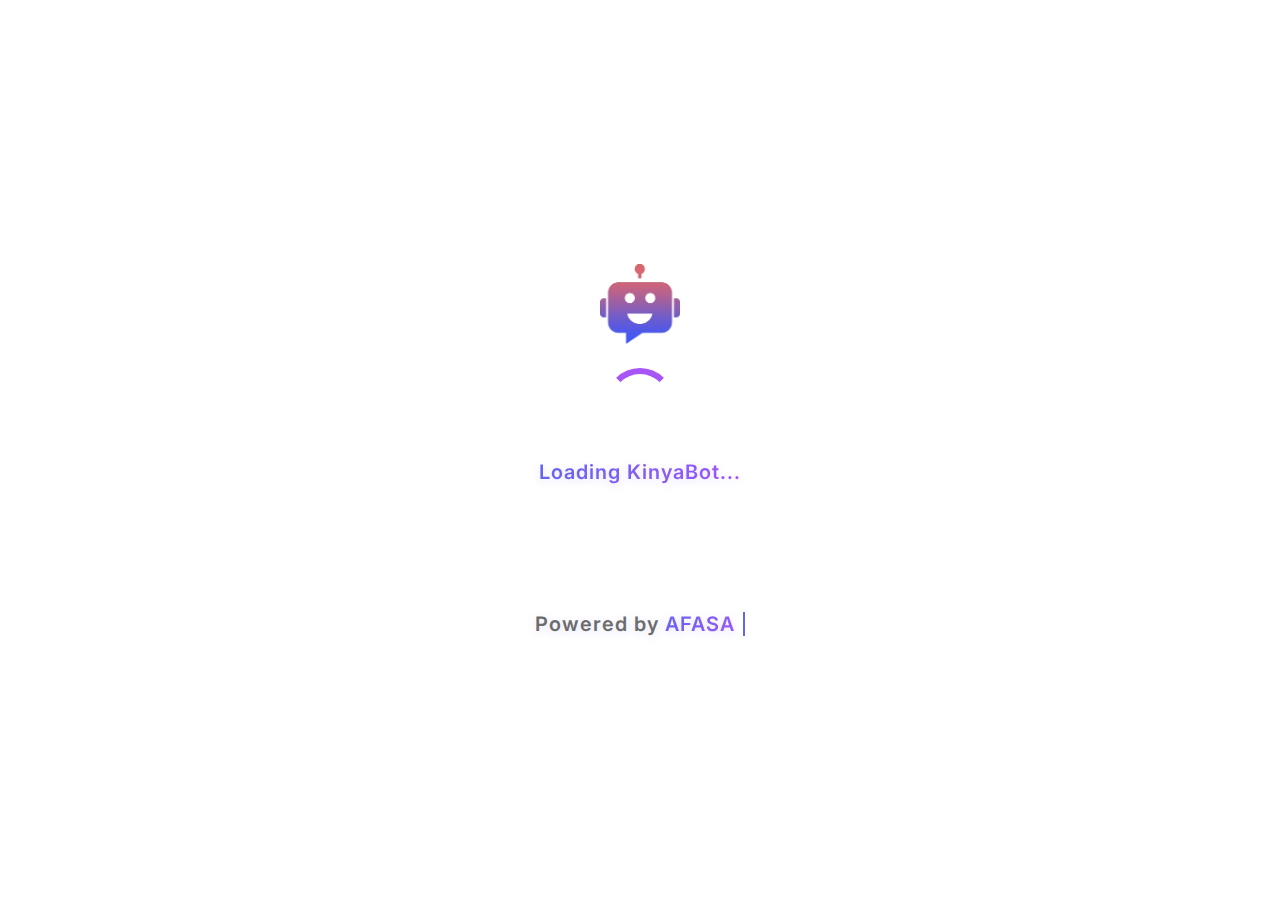
<file: HTML-Ai-Chatbot-main/landingpage/KinyaBot/index.html>
<!DOCTYPE html>
<html lang="en">
<head>
  <meta charset="UTF-8">
  <meta name="viewport" content="width=device-width, initial-scale=1.0, maximum-scale=1.0, user-scalable=no">
  <title>KinyaBot Assistant</title>
   <link rel="shortcut icon" href="logo.Ico.png" type="image/x-icon" />
  <link rel="stylesheet" href="style.css">
  <link rel="stylesheet" href="https://cdnjs.cloudflare.com/ajax/libs/animate.css/4.1.1/animate.min.css">
  <link rel="stylesheet" href="https://cdnjs.cloudflare.com/ajax/libs/font-awesome/6.4.0/css/all.min.css">
   <link rel="stylesheet" href="https://cdnjs.cloudflare.com/ajax/libs/font-awesome/6.5.0/css/all.min.css">
</head>
<body>
       <div id="loading-page">
    <div class="loader-content">
      <img src="logo.Ico.png" alt="Logo" class="loader-logo" />
      <div class="loader-spinner"></div>
      <div class="loader-text">Loading KinyaBot...</div><br><br><br><br>
      <div class="loader-class">Powered by  <span class="gradient-text typed-afasa"></span>   </div>
    </div>
  </div>
  
  
  <div class="container">
    <div class="header">
      <span>
        <i class="fas fa-robot"></i>
        KinyaBot Assistant
      </span>
      <button class="mode-btn" id="mode-toggle">
        <i class="fas fa-moon"></i>
      </button>
    </div>
    
    <div class="chatbox" id="chatbox">
      <!-- Messages will appear here -->
    </div>
    
    <div class="input-area">
      <button id="delete-btn" class="delete-btn">
        <i class="fas fa-trash"></i>
      </button>
      <input type="text" id="chat-input" placeholder="Enter a prompt here">
      <button id="send-btn">
        <i class="fas fa-paper-plane"></i>
      </button>
    </div>
    
    <div class="disclaimer">
      KinyaBot may display inaccurate info, including about people, so double-check its responses.
    </div>
  </div>

  <script>
    // Default to light mode on load
    document.body.classList.add('light-mode');
    document.querySelector('.container').classList.add('light-mode');
    document.querySelector('.input-area').classList.add('light-mode');
    // If you want assistant messages to default to light mode, add this after rendering them
    const chatbox = document.getElementById('chatbox');
    const chatInput = document.getElementById('chat-input');
    const sendButton = document.getElementById('send-btn');
    const deleteButton = document.getElementById('delete-btn');
    const modeToggle = document.getElementById('mode-toggle');
    const container = document.querySelector('.container');
    const inputArea = document.querySelector('.input-area');
    const body = document.body;

        // Hide loading page after window loads
window.addEventListener('load', function() {
  setTimeout(function() {
    document.getElementById('loading-page').style.opacity = '0';
    document.getElementById('loading-page').style.pointerEvents = 'none';
  }, 2500);
}); 

    // Typing effect for 'Future'
    function typeFutureAfasa() {
      const el = document.querySelector('.typed-afasa');
      const word = 'AFASA';
      let i = 0;
      function type() {
        if (i <= word.length) {
          el.textContent = word.slice(0, i);
          i++;
          setTimeout(type, 120);
        } else {
          setTimeout(() => {
            el.textContent = '';
            i = 0;
            type();
          }, 2000);
        }
      }
      type();
    }
    document.addEventListener('DOMContentLoaded', typeFutureAfasa);

    /**
     * Smoothly fades out and removes the welcome card (greeting + help text + suggestions).
     * This is triggered when user clicks a suggestion or sends the first message.
     */
    function removeWelcomeCard() {
      const welcomeCard = document.querySelector('.welcome-card');
      if (welcomeCard) {
        welcomeCard.style.transition = 'all 0.5s ease';
        welcomeCard.style.opacity = '0';
        welcomeCard.style.transform = 'translateY(-20px)';
        welcomeCard.style.maxHeight = '0';
        welcomeCard.style.margin = '0';
        welcomeCard.style.padding = '0';
        welcomeCard.style.pointerEvents = 'none';
        setTimeout(() => welcomeCard.remove());
      }
    }
    // Toggle light/dark mode
    modeToggle.addEventListener('click', () => {
      body.classList.toggle('light-mode');
      container.classList.toggle('light-mode');
      inputArea.classList.toggle('light-mode');
      
      // Update all assistant messages
      document.querySelectorAll('.assistant-message').forEach(msg => {
        msg.classList.toggle('light-mode');
      });
      
      // Toggle icon
      const icon = modeToggle.querySelector('i');
      if (icon.classList.contains('fa-moon')) {
        icon.classList.replace('fa-moon', 'fa-sun');
      } else {
        icon.classList.replace('fa-sun', 'fa-moon');
      }
    });

    function displayMessage(text, isUser, suggestions = []) {
      const messageDiv = document.createElement('div');
      messageDiv.classList.add('chat-message', isUser ? 'user-message' : 'assistant-message');
      
      // Apply light mode if active
      if (!isUser && body.classList.contains('light-mode')) {
        messageDiv.classList.add('light-mode');
      }
      
      // Add animation
      messageDiv.classList.add('animate__animated', 'animate__fadeIn');
      
      // Text content
      messageDiv.textContent = text;
      
      // Add suggestion buttons if provided and not a user message
      if (!isUser && suggestions.length > 0) {
        const suggestionsDiv = document.createElement('div');
        suggestionsDiv.classList.add('suggestions');
        
        // Icons for different suggestion types
        const suggestionIcons = {
          'How can I become': 'fas fa-graduation-cap',
          'Create a roadmap': 'fas fa-map',
          'Can you help me find': 'fas fa-search',
          'Write a Javascript': 'fas fa-code',
          'Tell me a joke': 'fas fa-laugh',
          'What\'s the weather': 'fas fa-cloud-sun',
          'Generate an image': 'fas fa-image',
          'How can I help': 'fas fa-question-circle',
          'default': 'fas fa-lightbulb'
        };
        suggestions.forEach(suggestion => {
          const button = document.createElement('button');
          
          // Find appropriate icon or use default
          let iconClass = suggestionIcons.default;
          for (const [key, value] of Object.entries(suggestionIcons)) {
            if (suggestion.startsWith(key)) {
              iconClass = value;
              break;
            }
          }
          
          // Create icon element
          const icon = document.createElement('i');
          icon.className = iconClass;
          
          // Add icon and text to button
          button.appendChild(icon);
          button.appendChild(document.createTextNode(' ' + suggestion));
          
          button.addEventListener('click', () => {
            // Store the suggestion text
            const selectedSuggestion = suggestion;

            // Fade out greeting + suggestions (welcome card) if present
            removeWelcomeCard();

            // Fade out any other suggestion groups currently visible
            const allSuggestionContainers = document.querySelectorAll('.suggestions');

            // Visual effect for clicked button
            button.style.transform = 'scale(0.95)';
            button.style.opacity = '0.8';

            // Animate suggestions out
            allSuggestionContainers.forEach(container => {
              container.style.transition = 'all 0.5s ease';
              container.style.opacity = '0';
              container.style.transform = 'translateY(-20px)';
              container.style.maxHeight = '0';
              container.style.margin = '0';
              container.style.padding = '0';
              container.style.pointerEvents = 'none';
            });

            setTimeout(() => {
              allSuggestionContainers.forEach(container => container.remove());
              chatInput.value = selectedSuggestion;
              sendButton.click();
            }, 500);
          });
          suggestionsDiv.appendChild(button);
        });
        
        messageDiv.appendChild(suggestionsDiv);
      }
      
      chatbox.appendChild(messageDiv);
      chatbox.scrollTop = chatbox.scrollHeight;
    }

    function displayTyping() {
      const typingDiv = document.createElement('div');
      typingDiv.classList.add('chat-message', 'assistant-message', 'typing-message');
      
      // Apply light mode if active
      if (body.classList.contains('light-mode')) {
        typingDiv.classList.add('light-mode');
      }
      
      const typingBubble = document.createElement('div');
      typingBubble.classList.add('typing-bubble');
      
      for (let i = 0; i < 3; i++) {
        const dot = document.createElement('div');
        dot.classList.add('typing-dot');
        typingBubble.appendChild(dot);
      }
      
      typingDiv.appendChild(typingBubble);
      chatbox.appendChild(typingDiv);
      chatbox.scrollTop = chatbox.scrollHeight;
      
      return typingDiv;
    }

    async function callApi(apiUrl, prompt) {
      chatInput.value = "";
      chatInput.disabled = true;
      sendButton.disabled = true;
      deleteButton.disabled = true;

      // Add animation to send button
      sendButton.classList.add('animate__animated', 'animate__bounceOut');
      setTimeout(() => {
        sendButton.classList.remove('animate__animated', 'animate__bounceOut');
      }, 500);

      const typingElem = displayTyping();

      try {
        const response = await fetch(apiUrl, {
          method: 'POST',
          headers: {'Content-Type': 'application/json'},
          body: JSON.stringify({prompt})
        });
        const data = await response.json();

        typingElem.remove();

        chatInput.disabled = false;
        sendButton.disabled = false;
        deleteButton.disabled = false;
        chatInput.focus();

        // Add animation to send button when enabled
        sendButton.classList.add('animate__animated', 'animate__bounceIn');
        setTimeout(() => {
          sendButton.classList.remove('animate__animated', 'animate__bounceIn');
        }, 500);

        if (data.status === 'success') {
          // Progressive reveal for AI responses
          const messageDiv = document.createElement('div');
          messageDiv.classList.add('chat-message', 'assistant-message');
          
          
          // Add to chatbox immediately but empty
          chatbox.appendChild(messageDiv);
          chatbox.scrollTop = chatbox.scrollHeight;
          
          // Progressive typing effect
          const text = data.text;
          let charIndex = 0;
          const typingSpeed = 12; // ms per character
          
          const typeWriter = () => {
            if (charIndex < text.length) {
              messageDiv.textContent += text.charAt(charIndex);
              charIndex++;
              chatbox.scrollTop = chatbox.scrollHeight;
              setTimeout(typeWriter, typingSpeed);
            } else {
              // Add suggestion buttons after text is fully typed
              if (data.suggestions && data.suggestions.length > 0) {
                const suggestionsDiv = document.createElement('div');
                suggestionsDiv.classList.add('suggestions', 'animate__animated', 'animate__fadeIn');
                
                // Icons for different suggestion types
                const suggestionIcons = {
                  'How can I become': 'fas fa-graduation-cap',
                  'Create a roadmap': 'fas fa-map',
                  'Can you help me find': 'fas fa-search',
                  'Write a Javascript': 'fas fa-code',
                  'Tell me a joke': 'fas fa-laugh',
                  'What\'s the weather': 'fas fa-cloud-sun',
                  'Generate an image': 'fas fa-image',
                  'How can I help': 'fas fa-question-circle',
                  'default': 'fas fa-lightbulb'
                };
                
                data.suggestions.forEach(suggestion => {
                  const button = document.createElement('button');
                  
                  // Find appropriate icon or use default
                  let iconClass = suggestionIcons.default;
                  for (const [key, value] of Object.entries(suggestionIcons)) {
                    if (suggestion.startsWith(key)) {
                      iconClass = value;
                      break;
                    }
                  }
                  
                  // Create icon element
                  const icon = document.createElement('i');
                  icon.className = iconClass;
                  
                  // Add icon and text to button
                  button.appendChild(icon);
                  button.appendChild(document.createTextNode(' ' + suggestion));
                  
                  button.addEventListener('click', () => {
                    // Store the selected suggestion
                    const selectedSuggestion = suggestion;
                    
                    // Fade out greeting + suggestions (welcome card) if present
                    removeWelcomeCard();
                    
                    // Fade out any suggestion groups currently visible
                    const allSuggestionContainers = document.querySelectorAll('.suggestions');
                    
                    // Visual effect for clicked button
                    button.style.transform = 'scale(0.95)';
                    button.style.opacity = '0.8';
                    
                    // Animate suggestions out
                    allSuggestionContainers.forEach(container => {
                      container.style.transition = 'all 0.5s ease';
                      container.style.opacity = '0';
                      container.style.transform = 'translateY(-20px)';
                      container.style.maxHeight = '0';
                      container.style.margin = '0';
                      container.style.padding = '0';
                      container.style.pointerEvents = 'none';
                    });
                    
                    // After animation completes, remove all suggestion containers
                    setTimeout(() => {
                      allSuggestionContainers.forEach(container => {
                        container.remove();
                      });
                      
                      // Set the input value to the selected suggestion
                      chatInput.value = selectedSuggestion;
                      
                      // Trigger the send button click
                      sendButton.click();
                    }, 500);
                  });
                  suggestionsDiv.appendChild(button);
                });
                
                messageDiv.appendChild(suggestionsDiv);
                chatbox.scrollTop = chatbox.scrollHeight;
              }
            }
          };
          
          typeWriter();
        } else {
          displayMessage('❌ An error occurred. Please try again.', false);
        }
      } catch (error) {
        console.error(error);
        typingElem.remove();
        displayMessage('❌ An error occurred. Please try again.', false);
        chatInput.disabled = false;
        sendButton.disabled = false;
        deleteButton.disabled = false;
      }
    }

    // Welcome message with animation delay
    setTimeout(() => {
      const welcomeDiv = document.createElement('div');
      welcomeDiv.classList.add('chat-message', 'assistant-message');
      
      // Mark as a transparent, centered welcome card
      welcomeDiv.classList.add('welcome-card');
      
      // Apply light mode if active
      if (body.classList.contains('light-mode')) {
        welcomeDiv.classList.add('light-mode');
      }
      
      // Add animation
      welcomeDiv.classList.add('animate__animated', 'animate__fadeIn');
      
      // Create personalized greeting with colored name
      const greeting = document.createElement('div');
      greeting.innerHTML = '<span class="greeting-text">Hello, <span class="user-name">AFASA</span></span>';
      welcomeDiv.appendChild(greeting);
      
      // Add help text
      const helpText = document.createElement('div');
      helpText.textContent = "How Can I help you today ?";
      helpText.classList.add('help-text');
      welcomeDiv.appendChild(helpText);
      
      // Add suggestions
      const suggestions = [
        "How can I become a FullStack Developer in 2025", 
        "Create a roadmap to learn ReactJs in 2025", 
        "Can you help me find the latest news on Web Development", 
        "Write a Javascript code to print the even numbers in an array"
      ];
      
      const suggestionsDiv = document.createElement('div');
      suggestionsDiv.classList.add('suggestions'); // styled as centered grid in CSS
      
      // Icons for different suggestion types
      const suggestionIcons = {
        'How can I become': 'fas fa-graduation-cap',
        'Create a roadmap': 'fas fa-map',
        'Can you help me find': 'fas fa-search',
        'Write a Javascript': 'fas fa-code',
        'default': 'fas fa-lightbulb'
      };
      
      suggestions.forEach(suggestion => {
        const button = document.createElement('button');
        
        // Find appropriate icon or use default
        let iconClass = suggestionIcons.default;
        for (const [key, value] of Object.entries(suggestionIcons)) {
          if (suggestion.startsWith(key)) {
            iconClass = value;
            break;
          }
        }
        
        // Create icon element
        const icon = document.createElement('i');
        icon.className = iconClass;
        
        // Add icon and text to button
        button.appendChild(icon);
        button.appendChild(document.createTextNode(' ' + suggestion));
        
        button.addEventListener('click', () => {
          // Store the selected suggestion
          const selectedSuggestion = suggestion;
          
          // Find all suggestion containers
          const allSuggestionContainers = document.querySelectorAll('.suggestions');
          
          // Create a visual effect for the clicked button
          button.style.transform = 'scale(0.95)';
          button.style.opacity = '0.8';
          
          // Manually animate each suggestion container
          allSuggestionContainers.forEach(container => {
            container.style.transition = 'all 0.5s ease';
            container.style.opacity = '0';
            container.style.transform = 'translateY(-20px)';
            container.style.maxHeight = '0';
            container.style.margin = '0';
            container.style.padding = '0';
            container.style.pointerEvents = 'none';
          });
          
          // After animation completes, remove all suggestion containers
          setTimeout(() => {
            allSuggestionContainers.forEach(container => {
              container.remove();
            });
            
            // Set the input value to the selected suggestion
            chatInput.value = selectedSuggestion;
            
            // Trigger the send button click
            sendButton.click();
          }, 500);
        });
        suggestionsDiv.appendChild(button);
      });
      
      welcomeDiv.appendChild(suggestionsDiv);
      chatbox.appendChild(welcomeDiv);
      chatbox.scrollTop = chatbox.scrollHeight;
    }, 800);

    chatInput.focus();

    // Add event listener for Enter key
    chatInput.addEventListener('keypress', (e) => {
      if (e.key === 'Enter') {
        sendButton.click();
      }
    });

    // Add animation to input field on focus
    chatInput.addEventListener('focus', () => {
      chatInput.classList.add('animate__animated', 'animate__pulse');
      setTimeout(() => {
        chatInput.classList.remove('animate__animated', 'animate__pulse');
      }, 500);
    });

    sendButton.addEventListener('click', async () => {
      const message = chatInput.value.trim();
      if(!message) return;

      // If the user starts chat, fade out the welcome card (greeting + suggestions)
      removeWelcomeCard();

      displayMessage(message, true);
      chatInput.value = '';

      const apiUrl = message.startsWith('/image') ? 
        'https://backend.buildpicoapps.com/aero/run/image-generation-api?pk=v1-Z0FBQUFBQm5IZkJDMlNyYUVUTjIyZVN3UWFNX3BFTU85SWpCM2NUMUk3T2dxejhLSzBhNWNMMXNzZlp3c09BSTR6YW1Sc1BmdGNTVk1GY0liT1RoWDZZX1lNZlZ0Z1dqd3c9PQ==' : 
        'https://backend.buildpicoapps.com/aero/run/llm-api?pk=v1-Z0FBQUFBQm5IZkJDMlNyYUVUTjIyZVN3UWFNX3BFTU85SWpCM2NUMUk3T2dxejhLSzBhNWNMMXNzZlp3c09BSTR6YW1Sc1BmdGNTVk1GY0liT1RoWDZZX1lNZlZ0Z1dqd3c9PQ==';

      callApi(apiUrl, message);
    });

    // Delete last message with animation
    deleteButton.addEventListener('click', () => {
      const messages = chatbox.querySelectorAll('.chat-message');
      if(messages.length > 0) {
        const lastMessage = messages[messages.length - 1];
        lastMessage.classList.add('animate__animated', 'animate__fadeOutDown');
        
        // Add animation to delete button
        deleteButton.classList.add('animate__animated', 'animate__headShake');
        
        setTimeout(() => {
          lastMessage.remove();
          deleteButton.classList.remove('animate__animated', 'animate__headShake');
        }, 500);
      }
    });
    // script section
const adjustHeight = () => {
  const vh = window.innerHeight * 0.01;
  document.documentElement.style.setProperty('--vh', `${vh}px`);
  
  // Ensure chatbox takes exactly the right amount of space
  const chatbox = document.getElementById('chatbox');
  const header = document.querySelector('.header');
  const inputArea = document.querySelector('.input-area');
  const disclaimer = document.querySelector('.disclaimer');
  
  const availableHeight = window.innerHeight - header.offsetHeight - inputArea.offsetHeight - disclaimer.offsetHeight;
  chatbox.style.height = `${availableHeight}px`;
};

// Run on page load
adjustHeight();

// Run on resize
window.addEventListener('resize', adjustHeight);

  </script>
</body>
</html>
</file>
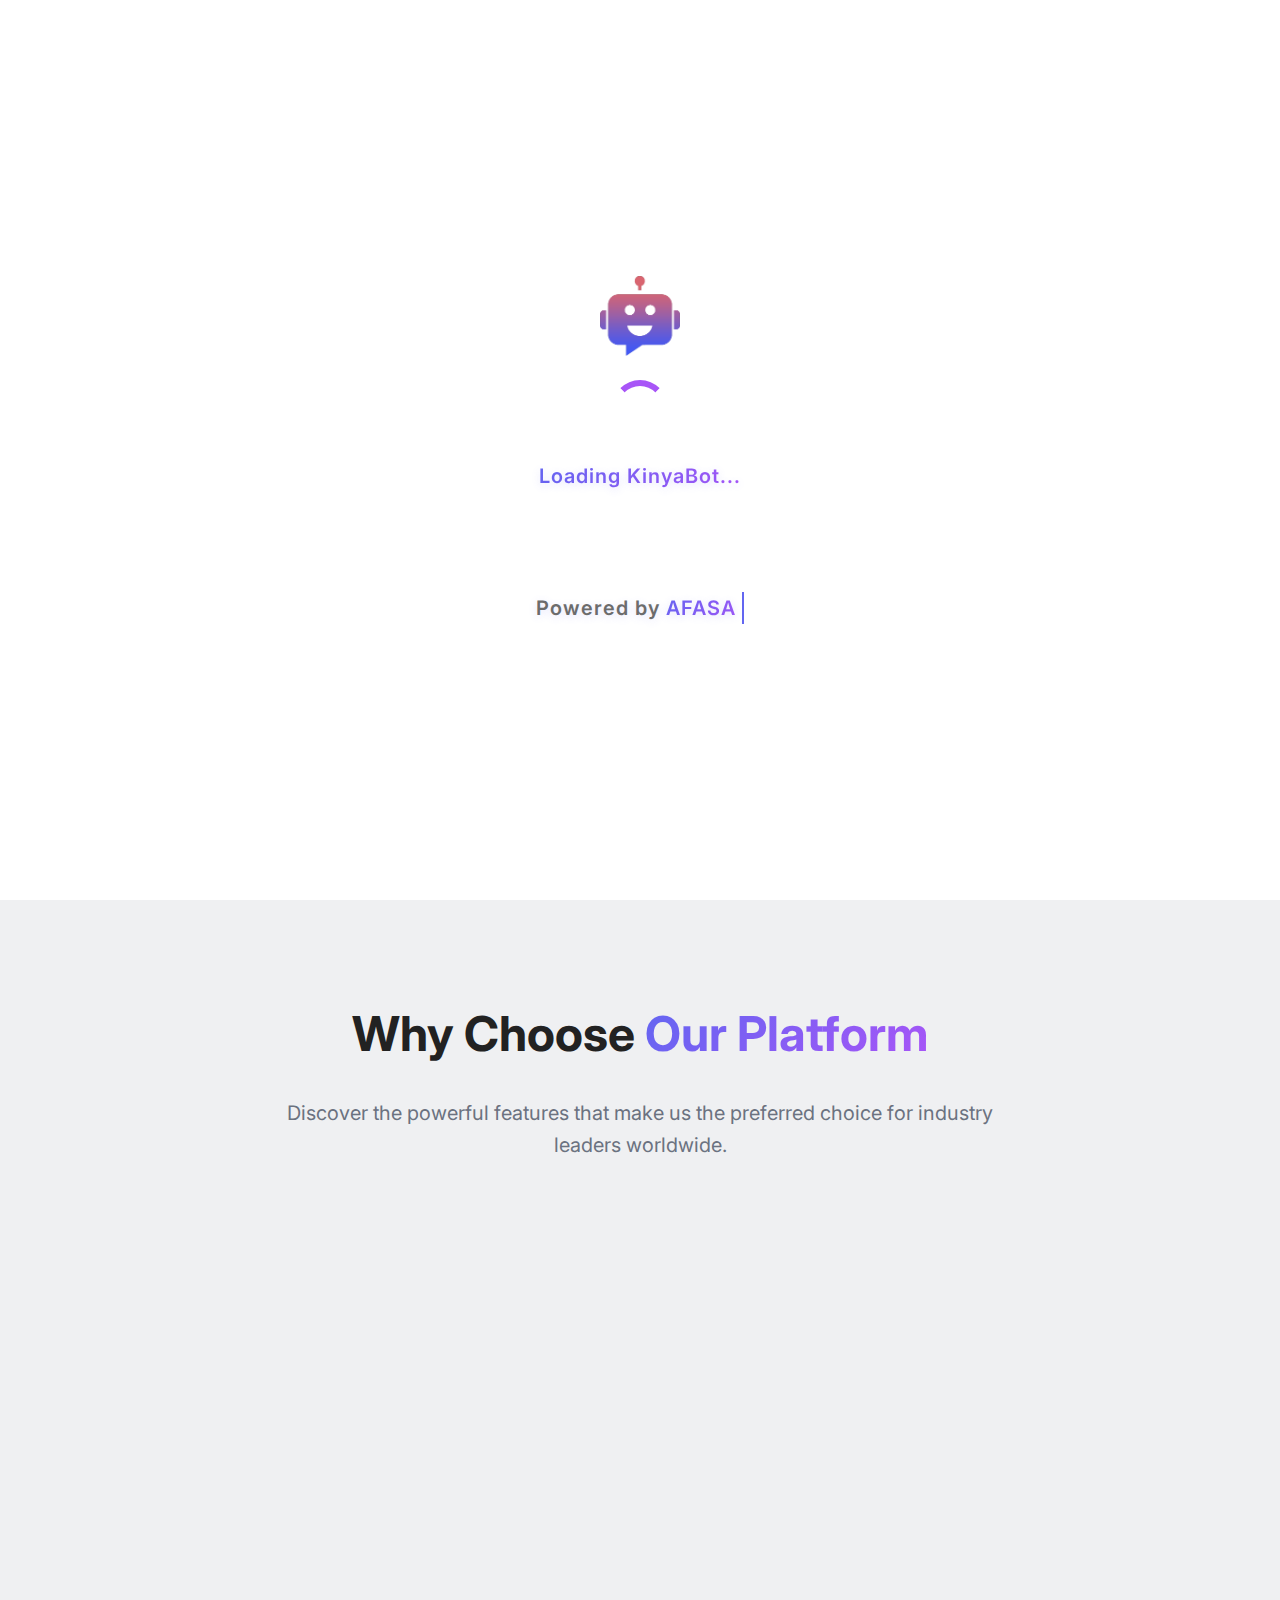
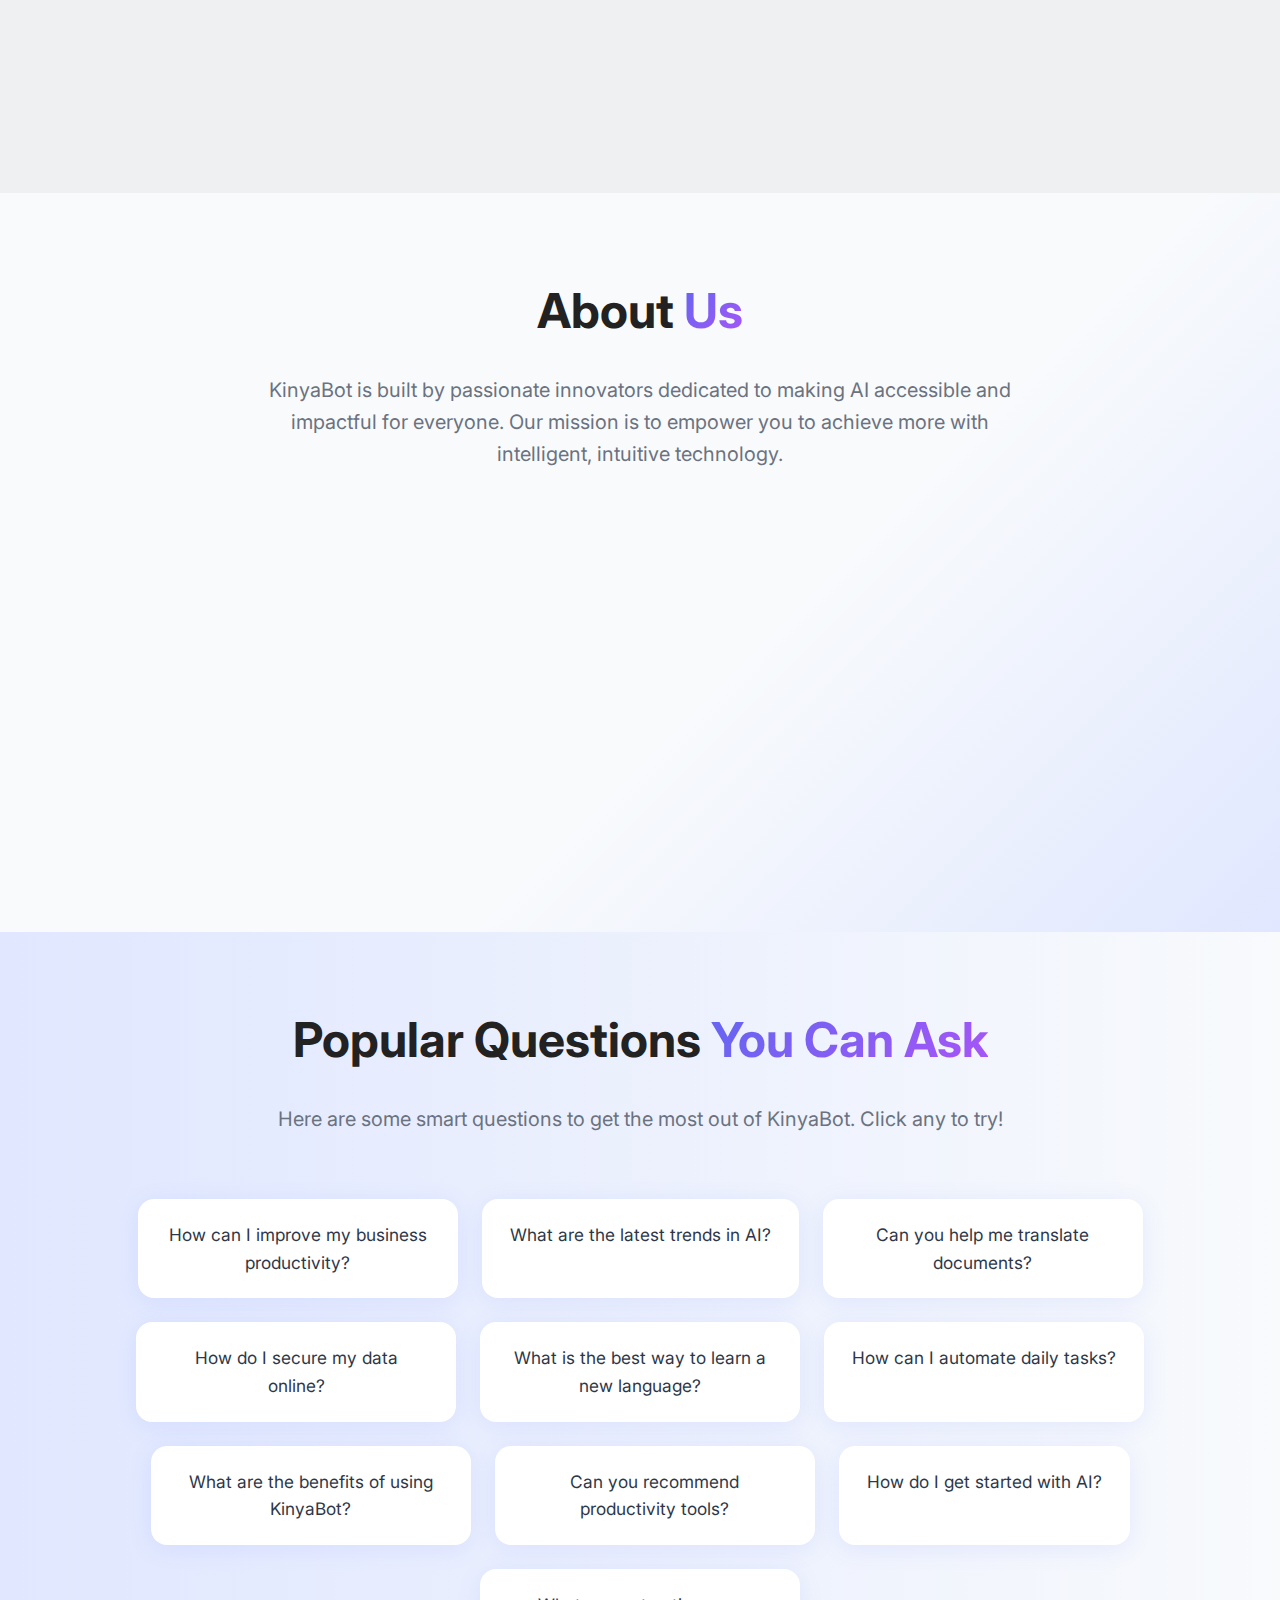
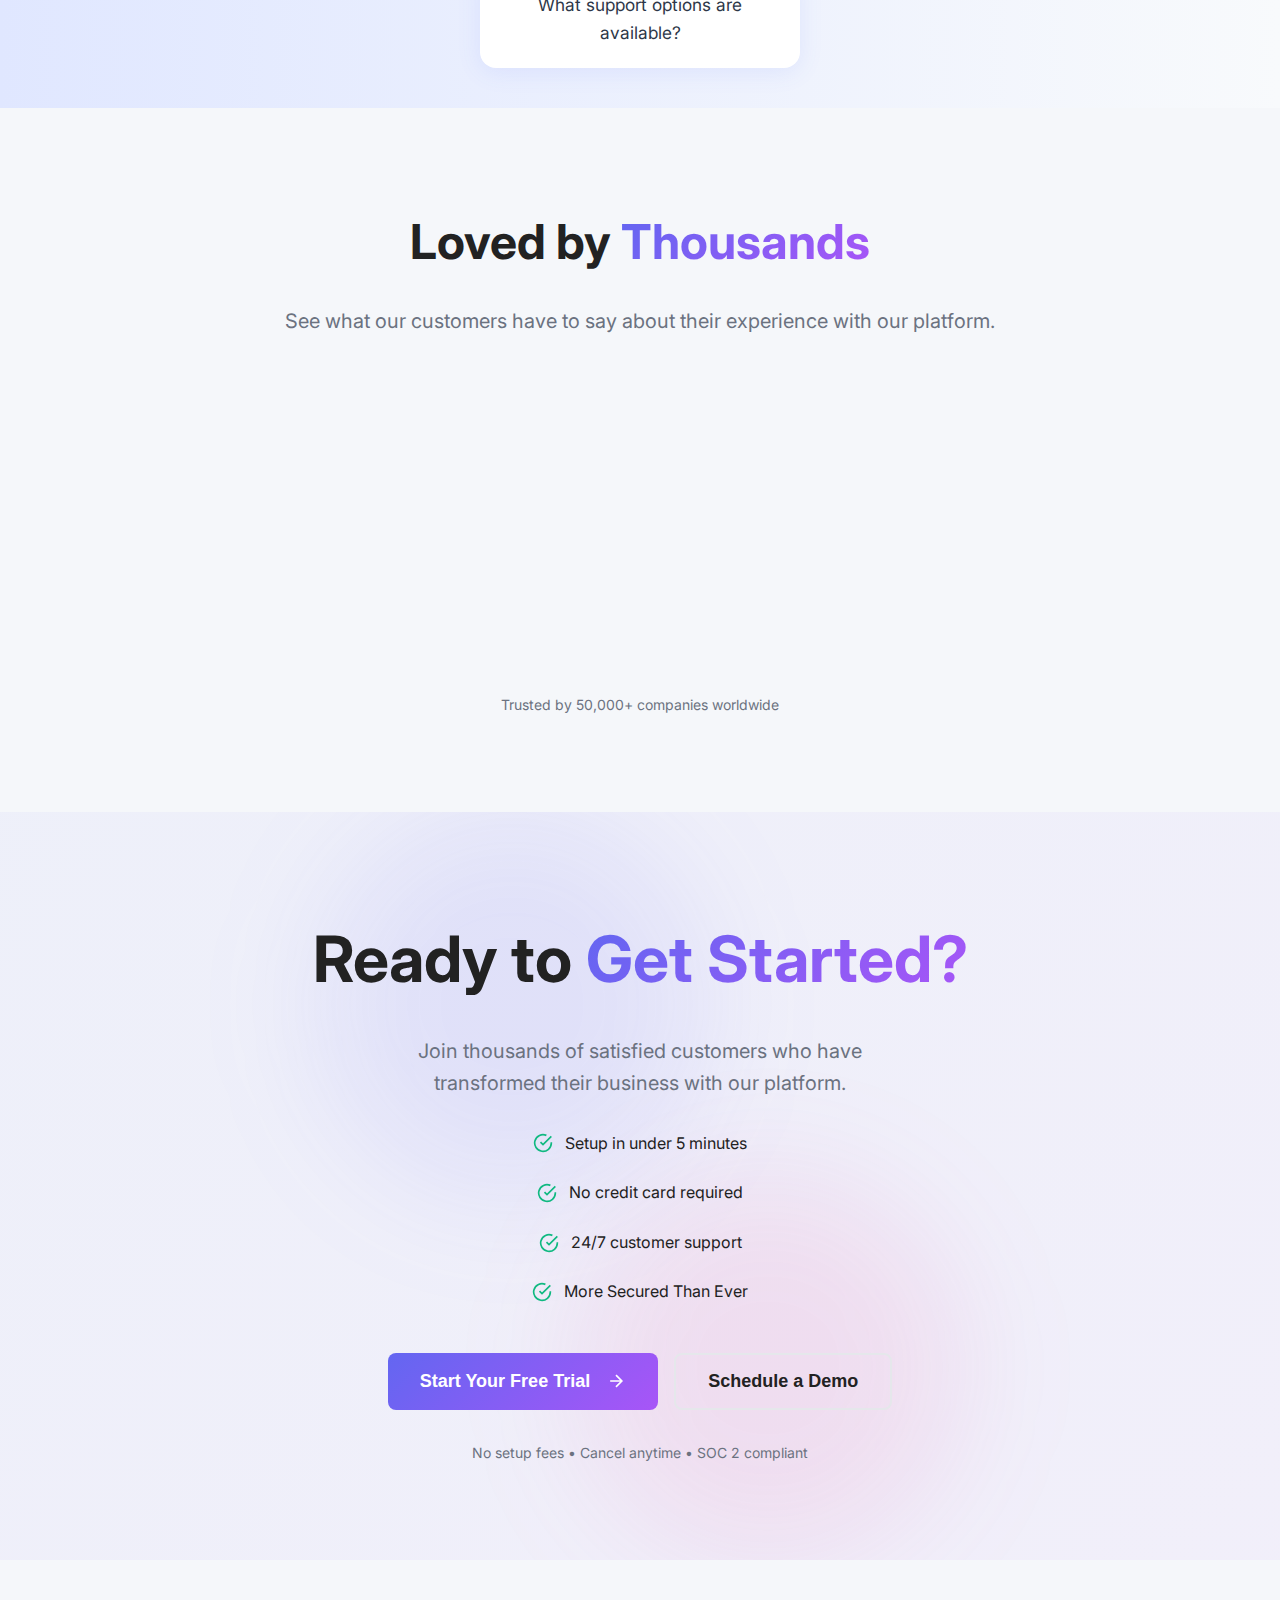
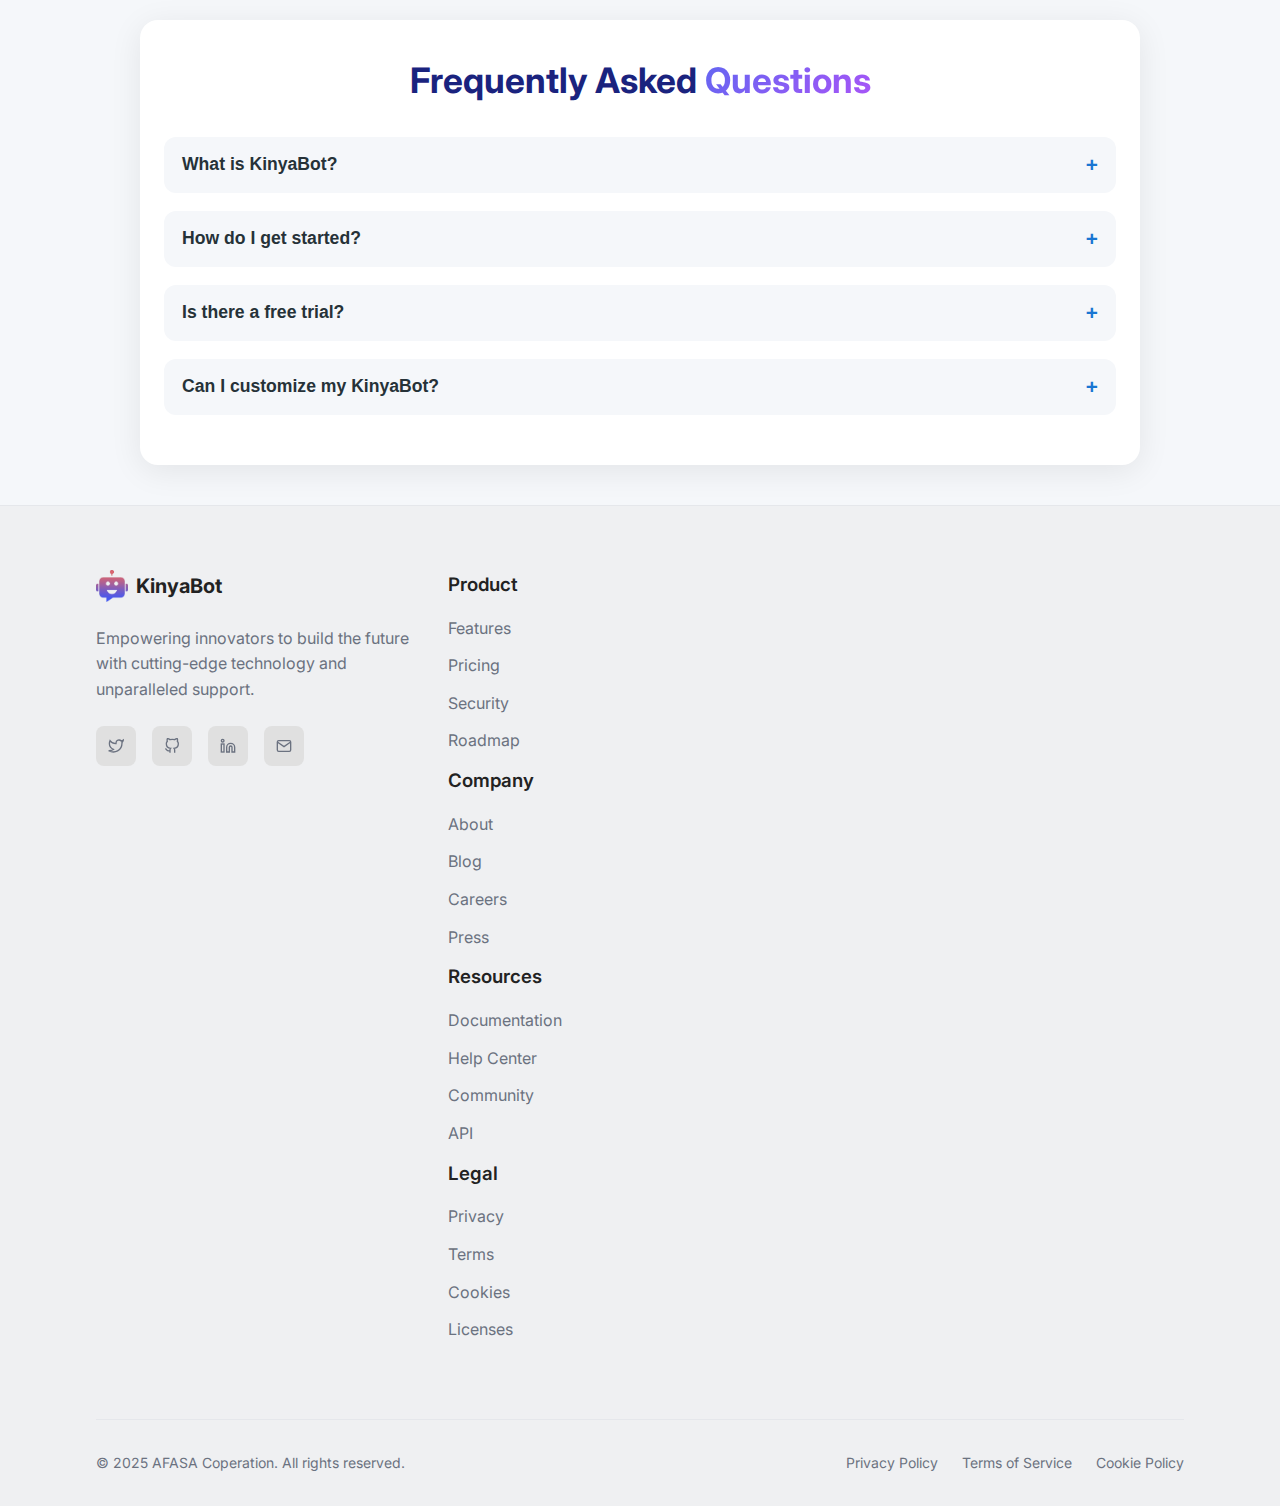
<file: HTML-Ai-Chatbot-main/landingpage/landpage.html>
<!DOCTYPE html>
<html lang="en">
  <head>
    <meta charset="UTF-8" />
    <meta name="viewport" content="width=device-width, initial-scale=1.0" />
<head>
    <meta charset="UTF-8">
    <meta name="viewport" content="width=device-width, initial-scale=1.0">
    <title>KinyaBot Assistant</title>
     <link rel="shortcut icon" href="./assets/logo.Ico.png" type="image/x-icon" />
    <meta name="description" content="Transform your ideas into reality with our cutting-edge platform. Join thousands of innovators who trust us to power their success." />
    <meta name="author" content="Lovable" />
    <meta name="description" content="Transform your ideas into reality with our cutting-edge platform. Join thousands of innovators who trust us to power their success.">
    <meta name="author" content="Launchpad">
    
    <meta property="og:title" content="KinyaBot- Build the Future Today">
    <meta property="og:description" content="Transform your ideas into reality with our cutting-edge platform. Join thousands of innovators who trust us to power their success.">
    <meta property="og:type" content="website">
    
    <link rel="stylesheet" href="landingpage.css">
    <link rel="preconnect" href="https://fonts.googleapis.com">
    <link rel="preconnect" href="https://fonts.gstatic.com" crossorigin>
    <link href="https://fonts.googleapis.com/css2?family=Inter:wght@300;400;500;600;700;800;900&display=swap" rel="stylesheet">
</head>
<body>

     <div id="loading-page">
    <div class="loader-content">
      <img src="./KinyaBot/logo.Ico.png" alt="Logo" class="loader-logo" />
      <div class="loader-spinner"></div>
      <div class="loader-text">Loading KinyaBot...</div><br><br>
         <div class="loader-class">Powered by  <span class="gradient-text typed-afasa"></span> </div>
    </div>
  </div>

    <!-- Navigation -->
    <nav class="navbar">
        <div class="container">
            <div class="nav-content">
                <!-- Logo -->
                <div class="logo">
                    <div class="logo-icon"><img src="./assets/logo.Ico.png" alt="" srcset=""></div>
                    <span class="logo-text">KinyaBot</span>
                </div>
    
                
                <!-- Desktop Navigation -->
                <div class="nav-links">
                    <a href="#features">Features</a>
                    <a href="#pricing">Pricing</a>
                    <a href="#about">About</a>
                    <a href="#contact">Testimonials</a>
                    <a href="#faq">FAQ</a>
                </div>
                
                <!-- Desktop CTA -->
                <div class="nav-cta">
                    <a href="./KinyaBot/form.html" class="btn-ghost">Sign In</a>
                    <a href="./KinyaBot/index.html" class="btn-primary">Get Started</a>
                </div>
                
                <!-- Mobile Menu Button -->
                <button class="mobile-menu-btn" id="mobileMenuBtn">
                    <span class="hamburger"></span>
                    <span class="hamburger"></span>
                    <span class="hamburger"></span>
                </button>
            </div>
            
            <!-- Mobile Navigation -->
            <div class="mobile-nav" id="mobileNav">
                <div class="mobile-nav-content">
                    <a href="#features">Features</a>
                    <a href="#pricing">Pricing</a>
                    <a href="#about">About</a>
                    <a href="#contact">Testimonials</a>
                    <div class="mobile-nav-cta">
                        <a href="./KinyaBot/form.html" class="btn-ghost">Sign In</a>
                        <a href="./KinyaBot/index.html" class="btn-primary">Get Started</a>
                    </div>
                </div>
            </div>
        </div>
    </nav>
    <!-- Hero Section -->
    <section class="hero">
        <div class="hero-bg-decoration"></div>
        <div class="hero-decoration-1"></div>
        <div class="hero-decoration-2"></div>
        
        <div class="container">
            <div class="hero-content">
                <!-- Content -->
                <div class="hero-text">
                    <div class="hero-badge">
                        <span class="rocket">🚀</span> Launching something amazing
                    </div>
                     <h1 class="hero-title">
        Build the <span class="gradient-text typed-future"></span> Today
    </h1>
           
                    
                    <p class="hero-description">
                        Transform your ideas into reality with our KinyaBot Assistant. 
                        Join thousands of innovators who trust us to power their success.
                    </p>
                    
                    <div class="hero-buttons">
                        <a href="./KinyaBot/index.html" class="btn-primary btn-large">
                            Get Started Free
                            <svg class="arrow-icon" width="16" height="16" viewBox="0 0 24 24" fill="none" stroke="currentColor" stroke-width="2">
                                <path d="M5 12h14M12 5l7 7-7 7"/>
                            </svg>
                        </a>
                        
                        <a href="./KinyaBot/form.html" class="btn-outline btn-large">
                            <svg class="play-icon" width="16" height="16" viewBox="0 0 24 24" fill="none" stroke="currentColor" stroke-width="2">
                                <polygon points="5,3 19,12 5,21"/>
                            </svg>
                            Sign In
                        </a>
                    </div>
                    
                    <div class="hero-features">
                        <div class="feature-item">
                            <div class="feature-dot"></div>
                            No Credit Card Required
                        </div>
                        <div class="feature-item">
                            <div class="feature-dot"></div>
                            Free 14-Day Trial
                        </div>
                    </div>
                </div>
                
                <!-- Hero Image -->
                <div class="hero-image">
                    <div class="hero-image-container">
                        <img src="./assets/hero-image.png" alt="Modern technology visualization" class="hero-img">
                    </div>
                    <div class="floating-element-1"></div>
                    <div class="floating-element-2"></div>
                </div>
            </div>
        </div>
    </section>

  </head>
    <!-- Features Section -->
    <section class="features" id="features">
        <div class="container">
            <div class="section-header">
                <h2 class="section-title">
                    Why Choose <span class="gradient-text">Our Platform</span>
                </h2>
                <p class="section-description">
                    Discover the powerful features that make us the preferred choice for industry leaders worldwide.
                </p>
            </div>
            
            <div class="features-grid">
                <div class="feature-card">
                    <div class="feature-icon">
                        <svg width="24" height="24" viewBox="0 0 24 24" fill="none" stroke="currentColor" stroke-width="2">
                            <polygon points="13,2 3,14 12,14 11,22 21,10 12,10 13,2"/>
                        </svg>
                    </div>
                    <h3 class="feature-title">Lightning Fast</h3>
                    <p class="feature-description">Built for speed with optimized performance that scales with your business needs.</p>
                </div>
                
                <div class="feature-card">
                    <div class="feature-icon">
                        <svg width="24" height="24" viewBox="0 0 24 24" fill="none" stroke="currentColor" stroke-width="2">
                            <path d="M12 22s8-4 8-10V5l-8-3-8 3v7c0 6 8 10 8 10z"/>
                        </svg>
                    </div>
                    <h3 class="feature-title">Enterprise Security</h3>
                    <p class="feature-description">Bank-grade security with end-to-end encryption and compliance certifications.</p>
                </div>
                
                <div class="feature-card">
                    <div class="feature-icon">
                        <svg width="24" height="24" viewBox="0 0 24 24" fill="none" stroke="currentColor" stroke-width="2">
                            <path d="M6 2L3 6v14a2 2 0 0 0 2 2h14a2 2 0 0 0 2-2V6l-3-4z"/>
                            <line x1="3" x2="21" y1="6" y2="6"/>
                            <path d="M16 10a4 4 0 0 1-8 0"/>
                        </svg>
                    </div>
                    <h3 class="feature-title">Easy Integration</h3>
                    <p class="feature-description">Seamlessly integrate with your existing tools and workflows in minutes.</p>
                </div>
                
                <div class="feature-card">
                    <div class="feature-icon">
                        <svg width="24" height="24" viewBox="0 0 24 24" fill="none" stroke="currentColor" stroke-width="2">
                            <circle cx="12" cy="12" r="10"/>
                            <line x1="2" x2="22" y1="12" y2="12"/>
                            <path d="M12 2a15.3 15.3 0 0 1 4 10 15.3 15.3 0 0 1-4 10 15.3 15.3 0 0 1-4-10 15.3 15.3 0 0 1 4-10z"/>
                        </svg>
                    </div>
                    <h3 class="feature-title">Global Language</h3>
                    <p class="feature-description">Speak ahalf of the world Language with our Kinyabot Language is not aproblem.</p>
                </div>
                
                <div class="feature-card">
                    <div class="feature-icon">
                        <svg width="24" height="24" viewBox="0 0 24 24" fill="none" stroke="currentColor" stroke-width="2">
                            <path d="M16 21v-2a4 4 0 0 0-4-4H6a4 4 0 0 0-4 4v2"/>
                            <circle cx="9" cy="7" r="4"/>
                            <path d="M22 21v-2a4 4 0 0 0-3-3.87"/>
                            <path d="M16 3.13a4 4 0 0 1 0 7.75"/>
                        </svg>
                    </div>
                    <h3 class="feature-title">Team Collaboration</h3>
                    <p class="feature-description">Work together efficiently with real-time collaboration and sharing features.</p>
                </div>
                
                <div class="feature-card">
                    <div class="feature-icon">
                        <svg width="24" height="24" viewBox="0 0 24 24" fill="none" stroke="currentColor" stroke-width="2">
                            <line x1="18" x2="18" y1="20" y2="10"/>
                            <line x1="12" x2="12" y1="20" y2="4"/>
                            <line x1="6" x2="6" y1="20" y2="14"/>
                        </svg>
                    </div>
                    <h3 class="feature-title">Advanced Analytics</h3>
                    <p class="feature-description">Get deep insights with comprehensive analytics and reporting tools.</p>
                </div>
            </div>
        </div>
    </section>

       <!-- About Us Section -->
<section class="about" id="about">
  <div class="container">
    <div class="about-header">
      <h2 class="section-title">About <span class="gradient-text">Us</span></h2>
      <p class="section-description">KinyaBot is built by passionate innovators dedicated to making AI accessible and impactful for everyone. Our mission is to empower you to achieve more with intelligent, intuitive technology.</p>
    </div>
    <div class="about-content">
      <div class="about-card fade-in">
        <img src="./assets/logo.Ico.png" alt="Team" class="about-icon" />
        <h3>Our Vision</h3>
        <p>We believe in a future where language and technology barriers are broken. Our team works tirelessly to deliver seamless, secure, and smart solutions for users worldwide.</p>
      </div>
      <div class="about-card fade-in" style="animation-delay:0.3s;">
        <img src="./assets/team.jpg" alt="Innovation" class="about-icon" />
        <h3>Meet the Team</h3>
        <p>Led by AFASA, our diverse team brings together expertise in AI, design, and user experience to create products that truly make a difference.</p>
      </div>
      <div class="about-card fade-in" style="animation-delay:0.3s;">
        <img src="./assets/vison.jpg" alt="Innovation" class="about-icon" />
        <h3>Our Mission</h3>
        <p>At KinyaBot, our mission is to democratize AI, making it accessible to everyone. We strive to create intelligent, user-friendly solutions that empower businesses and individuals to harness the power of AI for their needs.</p>

      </div>
    </div>
  </div>
</section>

<!-- Suggestion Questions Section -->
<section class="suggestions-section" id="suggestions">
  <div class="container">
    <div class="section-header">
      <h2 class="section-title">Popular Questions <span class="gradient-text">You Can Ask</span> </h2> 
      <p class="section-description">Here are some smart questions to get the most out of KinyaBot. Click any to try!</p>
    </div>
    <div class="suggestion-cards">
      <div class="suggestion-card move-left">How can I improve my business productivity?</div>
      <div class="suggestion-card move-right">What are the latest trends in AI?</div>
      <div class="suggestion-card move-left">Can you help me translate documents?</div>
      <div class="suggestion-card move-right">How do I secure my data online?</div>
      <div class="suggestion-card move-left">What is the best way to learn a new language?</div>
      <div class="suggestion-card move-right">How can I automate daily tasks?</div>
      <div class="suggestion-card move-left">What are the benefits of using KinyaBot?</div>
      <div class="suggestion-card move-right">Can you recommend productivity tools?</div>
      <div class="suggestion-card move-left">How do I get started with AI?</div>
      <div class="suggestion-card move-right">What support options are available?</div>
    </div>
  </div>
</section>

    <!-- Testimonials Section -->
    <section class="testimonials" id="contact">
        <div class="container">
            <div class="section-header">
                <h2 class="section-title">
                    Loved by <span class="gradient-text">Thousands</span>
                </h2>
                <p class="section-description">
                    See what our customers have to say about their experience with our platform.
                </p>
            </div>
            
            <div class="testimonials-grid">
                <div class="testimonial-card">
                    <div class="stars">
                        <svg width="16" height="16" viewBox="0 0 24 24" fill="#fbbf24" stroke="#fbbf24" stroke-width="2">
                            <polygon points="12,2 15.09,8.26 22,9.27 17,14.14 18.18,21.02 12,17.77 5.82,21.02 7,14.14 2,9.27 8.91,8.26"/>
                        </svg>
                        <svg width="16" height="16" viewBox="0 0 24 24" fill="#fbbf24" stroke="#fbbf24" stroke-width="2">
                            <polygon points="12,2 15.09,8.26 22,9.27 17,14.14 18.18,21.02 12,17.77 5.82,21.02 7,14.14 2,9.27 8.91,8.26"/>
                        </svg>
                        <svg width="16" height="16" viewBox="0 0 24 24" fill="#fbbf24" stroke="#fbbf24" stroke-width="2">
                            <polygon points="12,2 15.09,8.26 22,9.27 17,14.14 18.18,21.02 12,17.77 5.82,21.02 7,14.14 2,9.27 8.91,8.26"/>
                        </svg>
                        <svg width="16" height="16" viewBox="0 0 24 24" fill="#fbbf24" stroke="#fbbf24" stroke-width="2">
                            <polygon points="12,2 15.09,8.26 22,9.27 17,14.14 18.18,21.02 12,17.77 5.82,21.02 7,14.14 2,9.27 8.91,8.26"/>
                        </svg>
                        <svg width="16" height="16" viewBox="0 0 24 24" fill="#fbbf24" stroke="#fbbf24" stroke-width="2">
                            <polygon points="12,2 15.09,8.26 22,9.27 17,14.14 18.18,21.02 12,17.77 5.82,21.02 7,14.14 2,9.27 8.91,8.26"/>
                        </svg>
                    </div>
                    <p class="testimonial-text">
                        "This platform revolutionized how we handle our operations. The speed and reliability are unmatched."
                    </p>
                    <div class="testimonial-author">
                        <img src="./assets/4.png" alt="AFASA img" class="author-avatar">
                        <div class="author-info">
                            <div class="author-name">Mugisha Afani</div>
                            <div class="author-role">CEO OF AFASA</div>
                        </div>
                    </div>
                </div>
                
                <div class="testimonial-card">
                    <div class="stars">
                        <svg width="16" height="16" viewBox="0 0 24 24" fill="#fbbf24" stroke="#fbbf24" stroke-width="2">
                            <polygon points="12,2 15.09,8.26 22,9.27 17,14.14 18.18,21.02 12,17.77 5.82,21.02 7,14.14 2,9.27 8.91,8.26"/>
                        </svg>
                        <svg width="16" height="16" viewBox="0 0 24 24" fill="#fbbf24" stroke="#fbbf24" stroke-width="2">
                            <polygon points="12,2 15.09,8.26 22,9.27 17,14.14 18.18,21.02 12,17.77 5.82,21.02 7,14.14 2,9.27 8.91,8.26"/>
                        </svg>
                        <svg width="16" height="16" viewBox="0 0 24 24" fill="#fbbf24" stroke="#fbbf24" stroke-width="2">
                            <polygon points="12,2 15.09,8.26 22,9.27 17,14.14 18.18,21.02 12,17.77 5.82,21.02 7,14.14 2,9.27 8.91,8.26"/>
                        </svg>
                        <svg width="16" height="16" viewBox="0 0 24 24" fill="#fbbf24" stroke="#fbbf24" stroke-width="2">
                            <polygon points="12,2 15.09,8.26 22,9.27 17,14.14 18.18,21.02 12,17.77 5.82,21.02 7,14.14 2,9.27 8.91,8.26"/>
                        </svg>
                        <svg width="16" height="16" viewBox="0 0 24 24" fill="#fbbf24" stroke="#fbbf24" stroke-width="2">
                            <polygon points="12,2 15.09,8.26 22,9.27 17,14.14 18.18,21.02 12,17.77 5.82,21.02 7,14.14 2,9.27 8.91,8.26"/>
                        </svg>
                    </div>
                    <p class="testimonial-text">
                        "Implementation was seamless and the results exceeded our expectations. Highly recommended!"
                    </p>
                    <div class="testimonial-author">
                        <img src="./assets/2.png" alt="Marcus Rodriguez" class="author-avatar">
                        <div class="author-info">
                            <div class="author-name">Hirwa Happy Heart Bertrand</div>
                            <div class="author-role">Manager at AFASA </div>
                        </div>
                    </div>
                </div>
                
                <div class="testimonial-card">
                    <div class="stars">
                        <svg width="16" height="16" viewBox="0 0 24 24" fill="#fbbf24" stroke="#fbbf24" stroke-width="2">
                            <polygon points="12,2 15.09,8.26 22,9.27 17,14.14 18.18,21.02 12,17.77 5.82,21.02 7,14.14 2,9.27 8.91,8.26"/>
                        </svg>
                        <svg width="16" height="16" viewBox="0 0 24 24" fill="#fbbf24" stroke="#fbbf24" stroke-width="2">
                            <polygon points="12,2 15.09,8.26 22,9.27 17,14.14 18.18,21.02 12,17.77 5.82,21.02 7,14.14 2,9.27 8.91,8.26"/>
                        </svg>
                        <svg width="16" height="16" viewBox="0 0 24 24" fill="#fbbf24" stroke="#fbbf24" stroke-width="2">
                            <polygon points="12,2 15.09,8.26 22,9.27 17,14.14 18.18,21.02 12,17.77 5.82,21.02 7,14.14 2,9.27 8.91,8.26"/>
                        </svg>
                        <svg width="16" height="16" viewBox="0 0 24 24" fill="#fbbf24" stroke="#fbbf24" stroke-width="2">
                            <polygon points="12,2 15.09,8.26 22,9.27 17,14.14 18.18,21.02 12,17.77 5.82,21.02 7,14.14 2,9.27 8.91,8.26"/>
                        </svg>
                        <svg width="16" height="16" viewBox="0 0 24 24" fill="#fbbf24" stroke="#fbbf24" stroke-width="2">
                            <polygon points="12,2 15.09,8.26 22,9.27 17,14.14 18.18,21.02 12,17.77 5.82,21.02 7,14.14 2,9.27 8.91,8.26"/>
                        </svg>
                    </div>
                    <p class="testimonial-text">
                        "The analytics insights have been game-changing for our product development strategy."
                    </p>
                    <div class="testimonial-author">
                        <img src="./assets/1.png" alt="Manager" class="author-avatar">
                        <div class="author-info">
                            <div class="author-name">Ishimwe Prince</div>
                            <div class="author-role">Product Manager at AFASA</div>
                        </div>
                    </div>
                </div>
            </div>
            
            <div class="trusted-by">
                <div class="trusted-text">Trusted by 50,000+ companies worldwide</div>
            </div>
        </div>
    </section>


    <!-- CTA Section -->
    <section class="cta" id="pricing">
        <div class="cta-bg-decoration"></div>
        <div class="cta-decoration-1"></div>
        <div class="cta-decoration-2"></div>
        
        <div class="container">
            <div class="cta-content">
                <h2 class="cta-title">
                    Ready to <span class="gradient-text">Get Started?</span>
                </h2>
                
                <p class="cta-description">
                    Join thousands of satisfied customers who have transformed their business with our platform.
                </p>
                
                <div class="cta-benefits">
                    <div class="benefit-item">
                        <svg class="check-icon" width="20" height="20" viewBox="0 0 24 24" fill="none" stroke="#10b981" stroke-width="2">
                            <path d="M22 11.08V12a10 10 0 1 1-5.93-9.14"/>
                            <polyline points="22,4 12,14.01 9,11.01"/>
                        </svg>
                        Setup in under 5 minutes
                    </div>
                    <div class="benefit-item">
                        <svg class="check-icon" width="20" height="20" viewBox="0 0 24 24" fill="none" stroke="#10b981" stroke-width="2">
                            <path d="M22 11.08V12a10 10 0 1 1-5.93-9.14"/>
                            <polyline points="22,4 12,14.01 9,11.01"/>
                        </svg>
                        No credit card required
                    </div>
                    <div class="benefit-item">
                        <svg class="check-icon" width="20" height="20" viewBox="0 0 24 24" fill="none" stroke="#10b981" stroke-width="2">
                            <path d="M22 11.08V12a10 10 0 1 1-5.93-9.14"/>
                            <polyline points="22,4 12,14.01 9,11.01"/>
                        </svg>
                        24/7 customer support
                    </div>
                    <div class="benefit-item">
                        <svg class="check-icon" width="20" height="20" viewBox="0 0 24 24" fill="none" stroke="#10b981" stroke-width="2">
                            <path d="M22 11.08V12a10 10 0 1 1-5.93-9.14"/>
                            <polyline points="22,4 12,14.01 9,11.01"/>
                        </svg>
                        More Secured Than Ever
                    </div>
                </div>
                
                <div class="cta-buttons">
                    <button class="btn-primary btn-large">
                        Start Your Free Trial
                        <svg class="arrow-icon" width="20" height="20" viewBox="0 0 24 24" fill="none" stroke="currentColor" stroke-width="2">
                            <path d="M5 12h14M12 5l7 7-7 7"/>
                        </svg>
                    </button>
                    
                    <button class="btn-outline btn-large">
                        Schedule a Demo
                    </button>
                </div>
                
                <p class="cta-disclaimer">
                    No setup fees • Cancel anytime • SOC 2 compliant
                </p>
            </div>
        </div>
    </section>

    <!-- FAQ Section Start -->
<section class="faq-section" id="faq">
  <h2>Frequently Asked <span class="gradient-text">Questions</span></h2>
  <div class="faq-item">
    <button class="faq-question">What is KinyaBot?<span class="faq-toggle">+</span></button>
    <div class="faq-answer">KinyaBot is an AI-powered chatbot platform designed to help you automate conversations and support your users 24/7.</div>
  </div>
  <div class="faq-item">
    <button class="faq-question">How do I get started?<span class="faq-toggle">+</span></button>
    <div class="faq-answer">Simply sign up, customize your bot, and integrate it with your website or app in minutes.</div>
  </div>
  <div class="faq-item">
    <button class="faq-question">Is there a free trial?<span class="faq-toggle">+</span></button>
    <div class="faq-answer">Yes, we offer a free trial so you can experience all the features before committing.</div>
  </div>
  <div class="faq-item">
    <button class="faq-question">Can I customize my KinyaBot?<span class="faq-toggle">+</span></button>
    <div class="faq-answer">Absolutely! You can fully customize your chatbot's appearance, behavior, and responses.</div>
  </div>
</section>
<!-- FAQ Section End -->



    <!-- Footer -->
    <footer class="footer">
        <div class="container">
            <div class="footer-content">
                <!-- Brand -->
                <div class="footer-brand">
                    <div class="logo">
                        <div class="logo-icon"><img src="./assets/logo.Ico.png" alt=""></div>
                        <span class="logo-text">KinyaBot</span>
                    </div>
                    <p class="footer-description">
                        Empowering innovators to build the future with cutting-edge technology and unparalleled support.
                    </p>
                    <div class="social-links">
                        <a href="#" class="social-link">
                            <svg width="16" height="16" viewBox="0 0 24 24" fill="none" stroke="currentColor" stroke-width="2">
                                <path d="M23 3a10.9 10.9 0 0 1-3.14 1.53 4.48 4.48 0 0 0-7.86 3v1A10.66 10.66 0 0 1 3 4s-4 9 5 13a11.64 11.64 0 0 1-7 2c9 5 20 0 20-11.5a4.5 4.5 0 0 0-.08-.83A7.72 7.72 0 0 0 23 3z"/>
                            </svg>
                        </a>
                        <a href="#" class="social-link">
                            <svg width="16" height="16" viewBox="0 0 24 24" fill="none" stroke="currentColor" stroke-width="2">
                                <path d="M9 19c-5 1.5-5-2.5-7-3m14 6v-3.87a3.37 3.37 0 0 0-.94-2.61c3.14-.35 6.44-1.54 6.44-7A5.44 5.44 0 0 0 20 4.77 5.07 5.07 0 0 0 19.91 1S18.73.65 16 2.48a13.38 13.38 0 0 0-7 0C6.27.65 5.09 1 5.09 1A5.07 5.07 0 0 0 5 4.77a5.44 5.44 0 0 0-1.5 3.78c0 5.42 3.3 6.61 6.44 7A3.37 3.37 0 0 0 9 18.13V22"/>
                            </svg>
                        </a>
                        <a href="#" class="social-link">
                            <svg width="16" height="16" viewBox="0 0 24 24" fill="none" stroke="currentColor" stroke-width="2">
                                <path d="M16 8a6 6 0 0 1 6 6v7h-4v-7a2 2 0 0 0-2-2 2 2 0 0 0-2 2v7h-4v-7a6 6 0 0 1 6-6z"/>
                                <rect width="4" height="12" x="2" y="9"/>
                                <circle cx="4" cy="4" r="2"/>
                            </svg>
                        </a>
                        <a href="#" class="social-link">
                            <svg width="16" height="16" viewBox="0 0 24 24" fill="none" stroke="currentColor" stroke-width="2">
                                <path d="M4 4h16c1.1 0 2 .9 2 2v12c0 1.1-.9 2-2 2H4c-1.1 0-2-.9-2-2V6c0-1.1.9-2 2-2z"/>
                                <polyline points="22,6 12,13 2,6"/>
                            </svg>
                        </a>
                    </div>
                </div>
                
                <!-- Links -->
                <div class="footer-links">
                    <div class="footer-column">
                        <h3 class="footer-column-title">Product</h3>
                        <ul class="footer-column-links">
                            <li><a href="#">Features</a></li>
                            <li><a href="#">Pricing</a></li>
                            <li><a href="#">Security</a></li>
                            <li><a href="#">Roadmap</a></li>
                        </ul>
                    </div>
                    
                    <div class="footer-column">
                        <h3 class="footer-column-title">Company</h3>
                        <ul class="footer-column-links">
                            <li><a href="#">About</a></li>
                            <li><a href="#">Blog</a></li>
                            <li><a href="#">Careers</a></li>
                            <li><a href="#">Press</a></li>
                        </ul>
                    </div>
                    
                    <div class="footer-column">
                        <h3 class="footer-column-title">Resources</h3>
                        <ul class="footer-column-links">
                            <li><a href="#">Documentation</a></li>
                            <li><a href="#">Help Center</a></li>
                            <li><a href="#">Community</a></li>
                            <li><a href="#">API</a></li>
                        </ul>
                    </div>
                    
                    <div class="footer-column">
                        <h3 class="footer-column-title">Legal</h3>
                        <ul class="footer-column-links">
                            <li><a href="#">Privacy</a></li>
                            <li><a href="#">Terms</a></li>
                            <li><a href="#">Cookies</a></li>
                            <li><a href="#">Licenses</a></li>
                        </ul>
                    </div>
                </div>
            </div>
            
            <div class="footer-bottom">
                <p class="footer-copyright">
                    © 2025 AFASA Coperation. All rights reserved.
                </p>
                <div class="footer-legal-links">
                    <a href="#">Privacy Policy</a>
                    <a href="#">Terms of Service</a>
                    <a href="#">Cookie Policy</a>
                </div>
            </div>
        </div>
    </footer>

    <script src="landingpage.js"></script>
</body>
</html>
</file>
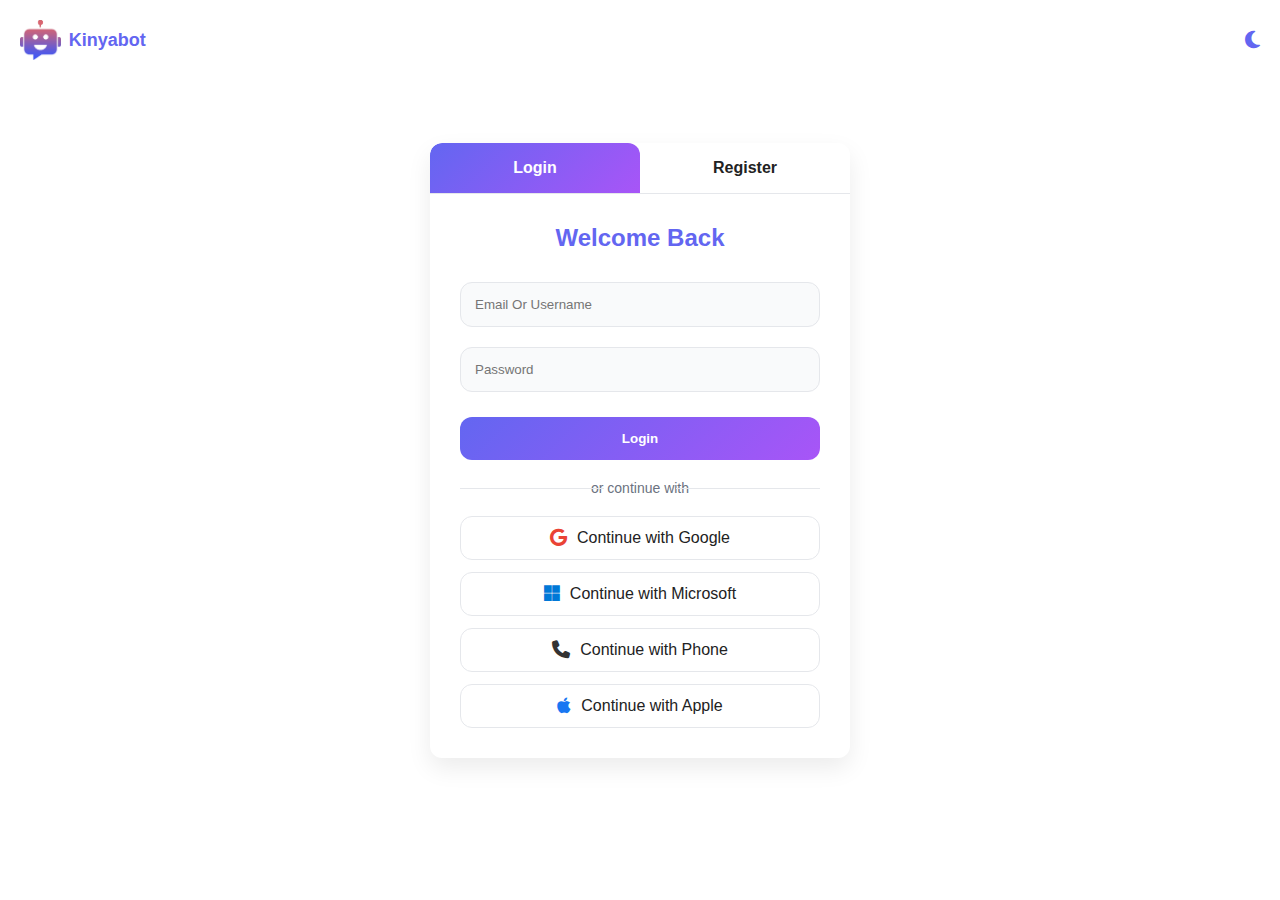
<file: HTML-Ai-Chatbot-main/landingpage/KinyaBot/form.html>
<!DOCTYPE html>
<html lang="en">
<head>
  <meta charset="UTF-8">
  <meta name="viewport" content="width=device-width, initial-scale=1.0">
  <title>KinyaBot Auth </title>
  <link rel="shortcut icon" href="logo.Ico.png" type="image/x-icon" />
  <link rel="stylesheet" href="https://cdnjs.cloudflare.com/ajax/libs/font-awesome/6.5.0/css/all.min.css">
  <style>
    /* Root Design Variables */
    :root {
      --primary: #6366f1;
      --primary-gradient-start: #6366f1;
      --primary-gradient-end: #a855f7;
      --secondary: #ec4899;
      --background: #ffffff;
      --text-dark: #222;
      --muted: #6b7280;
      --input-bg: #f9fafb;
      --border: #e5e7eb;
      --radius: 12px;
      --shadow: 0 10px 25px rgba(0,0,0,0.08);
      --transition: all 0.35s ease-in-out;
    }

    body.dark {
      --background: #121212;
      --text-dark: #f9fafb;
      --input-bg: #1f1f1f;
      --border: #333;
      --shadow: 0 10px 25px rgba(255,255,255,0.08);
    }

    * {
      margin: 0;
      padding: 0;
      box-sizing: border-box;
      font-family: 'Inter', sans-serif;
    }

    body {
      display: flex;
      justify-content: center;
      align-items: center;
      min-height: 100vh;
      background: var(--background);
      color: var(--text-dark);
      transition: var(--transition);
    }

    /* Logo and toggle bar */
    .top-bar {
      position: absolute;
      top: 20px;
      left: 20px;
      right: 20px;
      display: flex;
      align-items: center;
      justify-content: space-between;
    }

    .logo {
      display: flex;
      align-items: center;
      gap: 8px;
    }

    .logo img {
      height: 40px;
    }

    .logo span {
      font-weight: 700;
      font-size: 18px;
      color: var(--primary);
    }

    .toggle-mode {
      background: none;
      border: none;
      font-size: 20px;
      cursor: pointer;
      color: var(--primary);
      transition: var(--transition);
    }

    .auth-container {
      background: #fff;
      box-shadow: var(--shadow);
      border-radius: var(--radius);
      overflow: hidden;
      width: 420px;
      max-width: 95%;
      transition: var(--transition);
    }

    body.dark .auth-container {
      background: #1e1e1e;
    }

    .tabs {
      display: flex;
      border-bottom: 1px solid var(--border);
    }

    .tab {
      flex: 1;
      text-align: center;
      padding: 16px;
      font-weight: 600;
      cursor: pointer;
      transition: var(--transition);
    }

    .tab.active {
      background: linear-gradient(135deg, var(--primary-gradient-start), var(--primary-gradient-end));
      color: #fff;
      border-radius: var(--radius) var(--radius) 0 0;
    }

    .form {
      padding: 30px;
      display: none;
      animation: fadeIn 0.5s ease-in-out;
    }

    .form.active {
      display: block;
    }

    .form h2 {
      margin-bottom: 20px;
      text-align: center;
      color: var(--primary);
    }

    .form input {
      width: 100%;
      padding: 14px;
      margin: 10px 0;
      border-radius: var(--radius);
      border: 1px solid var(--border);
      background: var(--input-bg);
      transition: var(--transition);
      color: var(--text-dark);
    }

    .form input:focus {
      border-color: var(--primary);
      box-shadow: 0 0 8px rgba(99, 102, 241, 0.3);
      outline: none;
    }

    .btn {
      width: 100%;
      padding: 14px;
      margin-top: 15px;
      border: none;
      border-radius: var(--radius);
      background: linear-gradient(135deg, var(--primary-gradient-start), var(--primary-gradient-end));
      color: #fff;
      font-weight: 600;
      cursor: pointer;
      transition: var(--transition);
    }
    .btn a{
      text-decoration: none;
      color: #fff;
      font-weight: 600;
    }

    .btn:hover {
      opacity: 0.9;
      transform: translateY(-2px);
    }

    .divider {
      text-align: center;
      margin: 20px 0;
      font-size: 14px;
      color: var(--muted);
      position: relative;
    }

    .divider::before, .divider::after {
      content: '';
      position: absolute;
      top: 50%;
      width: 40%;
      height: 1px;
      background: var(--border);
    }

    .divider::before { left: 0; }
    .divider::after { right: 0; }

    .social-login {
      display: grid;
      gap: 12px;
    }

    .social-btn {
      display: flex;
      align-items: center;
      justify-content: center;
      gap: 10px;
      border: 1px solid var(--border);
      padding: 12px;
      border-radius: var(--radius);
      background: #fff;
      cursor: pointer;
      font-weight: 500;
      transition: var(--transition);
    }

    body.dark .social-btn {
      background: #2a2a2a;
      color: #fff;
    }

    .social-btn i { font-size: 18px; }
    .social-btn.google i { color: #ea4335; }
    .social-btn.microsoft i { color: #0078d7; }
    .social-btn.github i { color: #333; }
    .social-btn.facebook i { color: #1877f2; }

    .social-btn:hover {
      background: var(--input-bg);
      transform: translateY(-2px);
    }

    @keyframes fadeIn {
      from { opacity: 0; transform: translateY(10px); }
      to { opacity: 1; transform: translateY(0); }
    }/* Responsive */
@media(max-width:600px){
  .haha{
    display: none;
  }
}

  </style>
</head>
<body>
  <!-- Top bar with logo + dark mode toggle -->
  <div class="top-bar">
    <div class="logo">
      <img src="logo.Ico.png" alt="Kinyabot Logo" class="haha">

      <span class="haha">Kinyabot</span>
    </div>
    <button class="toggle-mode" id="modeToggle"><i class="fa-solid fa-moon"></i></button>
  </div>

  <div class="auth-container">
    <div class="tabs">
      <div class="tab active" onclick="showForm('login')">Login</div>
      <div class="tab" onclick="showForm('register')">Register</div>
    </div>

    <!-- Login Form -->
    <form class="form active" id="login">
      <h2>Welcome Back</h2>
      <input type="text" placeholder="Email Or Username" required>
      <input type="password" placeholder="Password" required>
      <button class="btn" type="submit"> <a href="./index.html" type="submit">Login</a></button>

      <div class="divider">or continue with</div>

      <div class="social-login">
        <div class="social-btn google"><i class="fab fa-google"></i> Continue with Google</div>
        <div class="social-btn microsoft"><i class="fab fa-microsoft"></i> Continue with Microsoft</div>
        <div class="social-btn github"><i class="fa fa-phone"></i> Continue with Phone</div>
        <div class="social-btn facebook"><i class="fab fa-apple"></i> Continue with Apple</div>
      </div>
    </form>

    <!-- Register Form -->
    <form class="form" id="register">
      <h2>Create Account</h2>
      <input type="text" placeholder="Full Name" required>
      <input type="text" placeholder="Email" required>
      <input type="password" placeholder="Password" required>
      <input type="password" placeholder="Confirm Password" required>
      <button class="btn" type="submit">Register</button>

      <div class="divider">or sign up with</div>

      <div class="social-login">
        <div class="social-btn google"><i class="fab fa-google"></i> Continue with Google</div>
        <div class="social-btn microsoft"><i class="fab fa-microsoft"></i> Continue with Microsoft</div>
        <div class="social-btn github"><i class="fa fa-phone"></i> Continue with Phone</div>
        <div class="social-btn facebook"><i class="fab fa-apple"></i> Continue with Apple</div>
      </div>
    </form>
  </div>

  <script>
    function showForm(formId) {
      document.querySelectorAll('.form').forEach(form => form.classList.remove('active'));
      document.querySelector(`#${formId}`).classList.add('active');
      document.querySelectorAll('.tab').forEach(tab => tab.classList.remove('active'));
      document.querySelector(`.tab[onclick="showForm('${formId}')"]`).classList.add('active');
    }

    const modeToggle = document.getElementById("modeToggle");
    modeToggle.addEventListener("click", () => {
      document.body.classList.toggle("dark");
      modeToggle.innerHTML = document.body.classList.contains("dark") 
        ? '<i class="fa-solid fa-sun"></i>' 
        : '<i class="fa-solid fa-moon"></i>';
    });
  </script>
</body>
</html>
</file>
<file: HTML-Ai-Chatbot-main/landingpage/KinyaBot/style.css>
@import url('https://fonts.googleapis.com/css2?family=Poppins:wght@300;400;500;600;700&family=Inter:wght@400;500;600;700&display=swap');

/* Root Colors */
:root {
  --primary: #6366f1;
  --primary-gradient-start: #6366f1;
  --primary-gradient-end: #a855f7;
  --secondary: #ec4899;
  --dark-bg: #000000;
  --dark-card: #121212;
  --dark-msg: #1e1e1e;
  --dark-text: #ffffff;
  --dark-input: #2a2a2a;
  
  --light-bg: #f5f7fa;
  --light-card: #ffffff;
  --light-msg: #e0e0e0;
  --light-text: #222;

  --typing-dot: #ec4899;
  --card-border-radius: 16px;
  --message-border-radius: 12px;
  --button-border-radius: 50%;
  --input-border-radius: 24px;
}

body {
  margin: 0;
  font-family: 'Inter', sans-serif;
  background: var(--dark-bg);
  color: var(--dark-text);
  display: flex;
  justify-content: center;
  align-items: center;
  height: 100vh;
  width: 100vw;
  overflow: hidden;
  transition: background 0.3s, color 0.3s;
}
html, body {
  margin: 0;
  padding: 0;
  width: 100%;
  height: 100%;
  overflow: hidden; /* Prevent accidental scrollbars */
}


#loading-page {
  position: fixed;
  top: 0; left: 0; right: 0; bottom: 0;
  background: white;
  display: flex;
  align-items: center;
  justify-content: center;
  z-index: 9999;
  transition: opacity 0.7s cubic-bezier(.77,0,.18,1);
}
.loader-content {
  display: flex;
  flex-direction: column;
  align-items: center;
  gap: 1.5rem;
}
.loader-logo {
  width: 80px;
  height: 80px;
  border-radius: 20px;
  animation: logo-bounce 1.2s infinite alternate;
}
@keyframes logo-bounce {
  0% { transform: translateY(0); }
  100% { transform: translateY(-18px); }
}
.loader-spinner {
  width: 56px;
  height: 56px;
  border: 6px solid #fff;
  border-top: 6px solid #a855f7;
  border-radius: 50%;
  animation: spin 1s linear infinite;
}
@keyframes spin {
  to { transform: rotate(360deg); }
}





















.loader-text {
    background:  linear-gradient(135deg, var(--primary-gradient-start), var(--primary-gradient-end));
    -webkit-background-clip: text;
    -webkit-text-fill-color: transparent;
    background-clip: text;
  font-size: 1.25rem;
  font-weight: 600;
  letter-spacing: 1px;
  text-shadow: 0 2px 8px rgba(99,102,241,0.18);
}
.loader-class {
  font-size: 1.25rem;
  font-weight: 600;
  color: #6C6C6C;
  letter-spacing: 1px;
  text-shadow: 0 2px 8px rgba(99,102,241,0.18);
}
.typed-afasa {
   background: linear-gradient(135deg, var(--primary-gradient-start), var(--primary-gradient-end));
    -webkit-background-clip: text;
    -webkit-text-fill-color: transparent;
    background-clip: text;
  min-width: 6ch;
  display: inline-block;
  border-right: 2px solid #6366f1;
  animation: blink-caret 0.7s steps(1) infinite;
}



body.light-mode {
  background: var(--light-bg);
  color: var(--light-text);
}
.container.light-mode {
  background: var(--light-card);
}
.input-area.light-mode {
  background: rgba(245,247,250,0.8);
}


/* Container - full full screen */
.container {
  position: relative;    /* Stay locked to viewport */
  inset: 0;           /* top:0; right:0; bottom:0; left:0 */
  width: 500vw;       /* Full viewport width */
  height: 100vh;      /* Basic height */
  height: 100dvh;     /* Dynamic viewport height (modern browsers) */
  height: 100svh;     /* Safe viewport height for mobile */

  margin: 0;          /* Remove left offset */
  padding: 0;

  display: flex;
  flex-direction: column;
}

.container.light-mode {
  background: var(--light-card);
}


/* Header */
.header {
  display: flex;
  justify-content: space-between;
  align-items: center;
  padding: 1rem 1.5rem;
  background: linear-gradient(135deg, var(--primary-gradient-start), var(--primary-gradient-end));
  color: #fff;
  font-weight: 600;
  font-size: 1.3rem;
  font-family: 'Poppins', sans-serif;
  position: sticky;
  top: 0;
  z-index: 100;
  animation: slideDown 0.5s ease-out;
  backdrop-filter: blur(10px);
  -webkit-backdrop-filter: blur(10px);
  box-shadow: 0 2px 10px rgba(0,0,0,0.2);
}

/* Input */
.input-area {
  display: flex;
  padding: 16px;
  background: rgba(18, 18, 18, 0.8);
  gap: 12px;
  border-top: 1px solid rgba(255,255,255,0.05);
  backdrop-filter: blur(10px);
  -webkit-backdrop-filter: blur(10px);
}
.input-area.light-mode {
  background: rgba(245,247,250,0.8);
  backdrop-filter: blur(10px);
  -webkit-backdrop-filter: blur(10px);
}

/* Suggestions */
.assistant-message .suggestions {
  display: flex;
  flex-wrap: wrap;
  gap: 10px;
  margin-top: 15px;
}
.assistant-message .suggestions button {
  display: flex;
  align-items: center;
  gap: 8px;
  padding: 10px 16px;
  border-radius: 12px;
  border: none;
  cursor: pointer;
  font-size: 0.9rem;
  background: var(--dark-input);
  color: #fff;
  transition: all 0.2s ease;
  font-family: 'Inter', sans-serif;
  box-shadow: 0 2px 10px rgba(0,0,0,0.1);
  backdrop-filter: blur(5px);
}
.assistant-message .suggestions button:hover {
  transform: scale(1.02);
  box-shadow: 0 0 15px rgba(99, 102, 241, 0.3);
}
.assistant-message .suggestions button i {
  font-size: 0.9rem;
  color: var(--secondary);
}

/* Add smooth scrolling to chatbox */
.chatbox {
  flex: 1;
  padding: 1.5rem;
  display: flex;
  flex-direction: column;
  gap: 16px;
  overflow-y: auto;
  scrollbar-width: thin;
  scroll-behavior: smooth;
}

/* Add hover effect to messages */
.chat-message {
  padding: 14px 20px;
  border-radius: var(--message-border-radius);
  max-width: 70%;
  word-wrap: break-word;
  position: relative;
  animation: slideUp 0.3s ease forwards;
  box-shadow: 0 4px 15px rgba(0,0,0,0.1);
  transition: all 0.3s ease;
}
.chat-message:hover {
  box-shadow: 0 6px 20px rgba(0,0,0,0.15);
  transform: translateY(-2px);
}

@keyframes slideDown {
  from { transform: translateY(-50px); opacity: 0; }
  to { transform: translateY(0); opacity: 1; }
}

.header span {
  display: flex;
  align-items: center;
  gap: 8px;
  position: relative;
}

.header span::after {
  content: '';
  position: absolute;
  bottom: -5px;
  left: 0;
  width: 40%;
  height: 3px;
  background: rgba(255, 255, 255, 0.5);
  border-radius: 10px;
  transition: width 0.3s ease;
}

.header span:hover::after {
  width: 100%;
}

.mode-btn {
  background: rgba(255,255,255,0.15);
  border: none;
  border-radius: 50%;
  width: 40px;
  height: 40px;
  cursor: pointer;
  display: flex;
  align-items: center;
  justify-content: center;
  color: #fff;
  transition: all 0.3s ease;
  box-shadow: 0 2px 10px rgba(0,0,0,0.1);
  backdrop-filter: blur(5px);
}

.mode-btn:hover { 
  background: rgba(255,255,255,0.25); 
  transform: translateY(-2px);
  box-shadow: 0 4px 12px rgba(0,0,0,0.15);
}

/* Chatbox */
.chatbox {
  flex: 1;
  padding: 1.5rem;
  display: flex;
  flex-direction: column;
  gap: 16px;
  overflow-y: auto;
  scrollbar-width: thin;
}

.chat-message {
  padding: 14px 20px;
  border-radius: var(--message-border-radius);
  max-width: 70%;
  word-wrap: break-word;
  position: relative;
  animation: slideUp 0.3s ease forwards;
  box-shadow: 0 4px 15px rgba(0,0,0,0.1);
  transition: background 0.3s, color 0.3s;
}

.user-message {
  align-self: flex-end;
  background: linear-gradient(135deg, var(--primary-gradient-start), var(--primary-gradient-end));
  color: #fff;
  border-bottom-right-radius: 4px;
}









.assistant-message {
  align-self: flex-start;
  background: var(--dark-msg);
  color: var(--dark-text);
  border-bottom-left-radius: 4px;
}
.assistant-message.light-mode {
    background: var(--light-msg);
  color: var(--light-text);
}

/* Suggestions */
.assistant-message .suggestions {
  display: flex;
  flex-wrap: wrap;
  gap: 10px;
  margin-top: 15px;
}
.assistant-message .suggestions button {
  display: flex;
  align-items: center;
  gap: 6px;
  padding: 10px 16px;
  border-radius: 12px;
  border: none;
  cursor: pointer;
  font-size: 0.9rem;
  background: var(--dark-input);
  color: #fff;
  transition: transform 0.2s, box-shadow 0.2s;
  font-family: 'Inter', sans-serif;
}
.assistant-message .suggestions button:hover {
  transform: scale(1.02);
  box-shadow: 0 0 10px rgba(99, 102, 241, 0.3);
}

/* Typing */
.typing-bubble { display: flex; gap: 4px; align-items: center; }
.typing-dot {
  width: 8px;
  height: 8px;
  background: var(--typing-dot);
  border-radius: 50%;
  animation: bounce 1s infinite;
}
.typing-dot:nth-child(2) { animation-delay: 0.2s; }
.typing-dot:nth-child(3) { animation-delay: 0.4s; }
@keyframes bounce {0%,80%,100%{transform:scale(0);}40%{transform:scale(1);}}
@keyframes slideUp {from{opacity:0;transform:translateY(10px);}to{opacity:1;transform:translateY(0);}}

/* Input */
.input-area {
  display: flex;
  padding: 1rem 1.5rem;
  background: var(--dark-card);
  gap: 12px;
  border-top: 1px solid rgba(255,255,255,0.05);
  position: sticky;
  bottom: 0;
  z-index: 100;
  backdrop-filter: blur(10px);
  -webkit-backdrop-filter: blur(10px);
  box-shadow: 0 -2px 10px rgba(0,0,0,0.1);
}
.input-area.light-mode {
  background: rgba(245,247,250,0.95);
}

.input-area input {
  flex: 1;
  padding: 12px 20px;
  border: none;
  border-radius: var(--input-border-radius);
  background: var(--dark-input);
  color: #fff;
  outline: none;
  font-size: 1rem;
  transition: background 0.3s, color 0.3s, box-shadow 0.3s;
  font-family: 'Inter', sans-serif;
}

.input-area input:focus {
  box-shadow: 0 0 0 2px rgba(99, 102, 241, 0.3);
}

.input-area.light-mode input {
  background: #fff;
  color: var(--light-text);
  box-shadow: 0 2px 6px rgba(0,0,0,0.1);
}

.input-area button#send-btn {
  border: none;
  border-radius: var(--button-border-radius);
  width: 45px;
  height: 45px;
  background: linear-gradient(135deg, var(--primary-gradient-start), var(--primary-gradient-end));
  color: white;
  font-size: 1rem;
  cursor: pointer;
  display: flex;
  align-items: center;
  justify-content: center;
  transition: transform 0.2s ease, box-shadow 0.2s ease;
}

.input-area button#send-btn:hover {
  transform: scale(1.05);
  box-shadow: 0 0 15px rgba(99, 102, 241, 0.5);
}

/* Disclaimer */
.disclaimer {
  text-align: center;
  font-size: 0.8rem;
  padding: 0.5rem;
  color: #6C6C6C;
  background: rgba(0,0,0,0.2);
  position: sticky;
  bottom: 0;
  z-index: 99;
}

/* Responsive */
@media(min-width: 1200px){
  .container {
    width: 90%;
    max-width: 1200px;
    height: 95vh;
    border-radius: var(--card-border-radius);
    box-shadow: 0 8px 40px rgba(0,0,0,0.6);
  }
}

@media(max-width: 600px){
  .header { 
    padding: 0.8rem 1rem;
    font-size: 1.1rem;
  }
  
  .input-area {
    padding: 0.8rem 1rem;
  }
  
  .chatbox {
    padding: 1rem;
  }
  
  .assistant-message .suggestions { 
    flex-direction: column; 
  }
  
  .assistant-message .suggestions button { 
    width: 100%; 
  }
}

/* Personalized greeting styles */
.greeting-text {
  font-size: 1.5rem;
  font-weight: 600;
  margin-bottom: 5px;
  color: var(--primary);
}

/* Personalized greeting styles */
.greeting-text {
  font-size: 1.5rem;
  font-weight: 600;
  margin-bottom: 5px;
  color: var(--primary);
}

.user-name {
  background: linear-gradient(135deg, var(--primary-gradient-start), var(--secondary));
  -webkit-background-clip: text;
  -webkit-text-fill-color: transparent;
  font-weight: 700;
}

.help-text {
  font-size: 1.2rem;
  color: #888;
  margin-bottom: 20px;
  margin-top: 5px;
}

/* Scrollbar styling */
.chatbox::-webkit-scrollbar {
  width: 6px;
}

.chatbox::-webkit-scrollbar-track {
  background: rgba(0,0,0,0.1);
  border-radius: 10px;
}

.chatbox::-webkit-scrollbar-thumb {
  background: rgba(99, 102, 241, 0.5);
  border-radius: 10px;
}

.chatbox::-webkit-scrollbar-thumb:hover {
  background: rgba(99, 102, 241, 0.8);
}
.help-text {
  font-size: 1.2rem;
  color: #888;
  margin-bottom: 20px;
  margin-top: 5px;
}

/* Scrollbar styling */
.chatbox::-webkit-scrollbar {
  width: 6px;
}

.chatbox::-webkit-scrollbar-track {
  background: rgba(0,0,0,0.1);
  border-radius: 10px;
}

.chatbox::-webkit-scrollbar-thumb {
  background: rgba(99, 102, 241, 0.5);
  border-radius: 10px;
}

.chatbox::-webkit-scrollbar-thumb:hover {
  background: rgba(99, 102, 241, 0.8);
}
@keyframes slideUp {from{opacity:0;transform:translateY(10px);}to{opacity:1;transform:translateY(0);}}

/* Input */
.input-area {
  display: flex;
  padding: 16px;
  background: var(--dark-card);
  gap: 12px;
  border-top: 1px solid rgba(255,255,255,0.05);
}
.input-area.light-mode {
  background: rgba(245,247,250,0.95);
}

.input-area input {
  flex: 1;
  padding: 12px 20px;
  border: none;
  border-radius: var(--input-border-radius);
  background: var(--dark-input);
  color: #fff;
  outline: none;
  font-size: 1rem;
  transition: background 0.3s, color 0.3s, box-shadow 0.3s;
  font-family: 'Inter', sans-serif;
}

.input-area input:focus {
  box-shadow: 0 0 0 2px rgba(99, 102, 241, 0.3);
}

.input-area.light-mode input {
  background: #fff;
  color: var(--light-text);
  box-shadow: 0 2px 6px rgba(0,0,0,0.1);
}

.input-area button#send-btn {
  border: none;
  border-radius: var(--button-border-radius);
  width: 45px;
  height: 45px;
  background: linear-gradient(135deg, var(--primary-gradient-start), var(--primary-gradient-end));
  color: white;
  font-size: 1rem;
  cursor: pointer;
  display: flex;
  align-items: center;
  justify-content: center;
  transition: transform 0.2s ease, box-shadow 0.2s ease;
}

.input-area button#send-btn:hover {
  transform: scale(1.05);
  box-shadow: 0 0 15px rgba(99, 102, 241, 0.5);
}

/* Disclaimer */
.disclaimer {
  text-align: center;
  font-size: 0.8rem;
  padding: 10px;
  color: #6C6C6C;
  background: rgba(0,0,0,0.2);
}

/* Responsive */
@media(max-width:600px){
  .container { width: 100%; height: 100vh; border-radius: 0; }
  .header { font-size: 1.2rem; }
  .assistant-message .suggestions { flex-direction: column; }
  .assistant-message .suggestions button { width: 100%; }
}

.chat-message {
  padding: 14px 20px;
  border-radius: var(--message-border-radius);
  max-width: 70%;
  word-wrap: break-word;
  position: relative;
  animation: slideUp 0.3s ease forwards;
  box-shadow: 0 4px 15px rgba(0,0,0,0.1);
  transition: background 0.3s, color 0.3s;
}

.user-message {
  align-self: flex-end;
  background: linear-gradient(135deg, var(--primary-gradient-start), var(--primary-gradient-end));
  color: #fff;
  border-bottom-right-radius: 4px;
}
/* Suggestions */
.assistant-message .suggestions {
  display: flex;
  flex-wrap: wrap;
  gap: 10px;
  margin-top: 15px;
}
.assistant-message .suggestions button {
  display: flex;
  align-items: center;
  gap: 6px;
  padding: 10px 16px;
  border-radius: 12px;
  border: none;
  cursor: pointer;
  font-size: 0.9rem;
  background: var(--dark-input);
  color: #fff;
  transition: transform 0.2s, box-shadow 0.2s;
  font-family: 'Inter', sans-serif;
}
.assistant-message .suggestions button:hover {
  transform: scale(1.02);
  box-shadow: 0 0 10px rgba(99, 102, 241, 0.3);
}

/* Typing */
.typing-bubble { display: flex; gap: 4px; align-items: center; }
.typing-dot {
  width: 8px;
  height: 8px;
  background: var(--typing-dot);
  border-radius: 50%;
  animation: bounce 1s infinite;
}
.typing-dot:nth-child(2) { animation-delay: 0.2s; }
.typing-dot:nth-child(3) { animation-delay: 0.4s; }
@keyframes bounce {0%,80%,100%{transform:scale(0);}40%{transform:scale(1);}}
@keyframes slideUp {from{opacity:0;transform:translateY(10px);}to{opacity:1;transform:translateY(0);}}

/* Input */
.input-area {
  display: flex;
  padding: 16px;
  background: var(--dark-card);
  gap: 12px;
  border-top: 1px solid rgba(255,255,255,0.05);
}
.input-area.light-mode {
  background: rgba(245,247,250,0.95);
}

.delete-btn {
  border: none;
  border-radius: var(--button-border-radius);
  width: 45px;
  height: 45px;
  background: linear-gradient(135deg, var(--primary-gradient-start), var(--primary-gradient-end));
  color: #fff;
  font-size: 1rem;
  cursor: pointer;
  display: flex;
  align-items: center;
  justify-content: center;
  transition: all 0.2s ease;
}

.delete-btn:hover {
 transform: scale(1.05);
  box-shadow: 0 0 15px rgba(99, 102, 241, 0.5);
}

.input-area input {
  flex: 1;
  padding: 12px 20px;
  border: none;
  border-radius: var(--input-border-radius);
  background: var(--dark-input);
  color: #fff;
  outline: none;
  font-size: 1rem;
  transition: background 0.3s, color 0.3s, box-shadow 0.3s;
  font-family: 'Inter', sans-serif;
}

.input-area input:focus {
  box-shadow: 0 0 0 2px rgba(99, 102, 241, 0.3);
}

.input-area.light-mode input {
  background: #fff;
  color: var(--light-text);
  box-shadow: 0 2px 6px rgba(0,0,0,0.1);
}

.input-area button#send-btn {
  border: none;
  border-radius: var(--button-border-radius);
  width: 45px;
  height: 45px;
  background: linear-gradient(135deg, var(--primary-gradient-start), var(--primary-gradient-end));
  color: white;
  font-size: 1rem;
  cursor: pointer;
  display: flex;
  align-items: center;
  justify-content: center;
  transition: transform 0.2s ease, box-shadow 0.2s ease;
}

.input-area button#send-btn:hover {
  transform: scale(1.05);
  box-shadow: 0 0 15px rgba(99, 102, 241, 0.5);
}

/* Disclaimer */
.disclaimer {
  text-align: center;
  font-size: 0.8rem;
  padding: 10px;
  color: #6C6C6C;
  background: rgba(0,0,0,0.2);
}

/* Responsive */
@media(max-width:600px){
  .container { width: 100%; height: 100vh; border-radius: 0; }
  .header { font-size: 1.2rem; }
  .assistant-message .suggestions { flex-direction: column; }
  .assistant-message .suggestions button { width: 100%; }
}

.chat-message {
  padding: 14px 20px;
  border-radius: var(--message-border-radius);
  max-width: 70%;
  word-wrap: break-word;
  position: relative;
  animation: slideUp 0.3s ease forwards;
  box-shadow: 0 4px 15px rgba(0,0,0,0.1);
  transition: background 0.3s, color 0.3s;
}

.user-message {
  align-self: flex-end;
  background: linear-gradient(135deg, var(--primary-gradient-start), var(--primary-gradient-end));
  color: #fff;
  border-bottom-right-radius: 4px;
}


/* Suggestions */
.assistant-message .suggestions {
  display: flex;
  flex-wrap: wrap;
  gap: 10px;
  margin-top: 15px;
}
.assistant-message .suggestions button {
  display: flex;
  align-items: center;
  gap: 6px;
  padding: 10px 16px;
  border-radius: 12px;
  border: none;
  cursor: pointer;
  font-size: 0.9rem;
  background: var(--dark-input);
  color: #fff;
  transition: transform 0.2s, box-shadow 0.2s;
  font-family: 'Inter', sans-serif;
}
.assistant-message .suggestions button:hover {
  transform: scale(1.02);
  box-shadow: 0 0 10px rgba(99, 102, 241, 0.3);
}

/* Typing */
.typing-bubble { display: flex; gap: 4px; align-items: center; }
.typing-dot {
  width: 8px;
  height: 8px;
  background: var(--typing-dot);
  border-radius: 50%;
  animation: bounce 1s infinite;
}
.typing-dot:nth-child(2) { animation-delay: 0.2s; }
.typing-dot:nth-child(3) { animation-delay: 0.4s; }
@keyframes bounce {0%,80%,100%{transform:scale(0);}40%{transform:scale(1);}}
@keyframes slideUp {from{opacity:0;transform:translateY(10px);}to{opacity:1;transform:translateY(0);}}

/* Input */
.input-area {
  display: flex;
  padding: 16px;
  background: var(--dark-card);
  gap: 12px;
  border-top: 1px solid rgba(255,255,255,0.05);
}
.input-area.light-mode {
  background: rgba(245,247,250,0.95);
}

.input-area input {
  flex: 1;
  padding: 12px 20px;
  border: none;
  border-radius: var(--input-border-radius);
  background: var(--dark-input);
  color: #fff;
  outline: none;
  font-size: 1rem;
  transition: background 0.3s, color 0.3s, box-shadow 0.3s;
  font-family: 'Inter', sans-serif;
}

.input-area input:focus {
  box-shadow: 0 0 0 2px rgba(99, 102, 241, 0.3);
}

.input-area.light-mode input {
  background: #fff;
  color: var(--light-text);
  box-shadow: 0 2px 6px rgba(0,0,0,0.1);
}

.input-area button#send-btn {
  border: none;
  border-radius: var(--button-border-radius);
  width: 45px;
  height: 45px;
  background: linear-gradient(135deg, var(--primary-gradient-start), var(--primary-gradient-end));
  color: white;
  font-size: 1rem;
  cursor: pointer;
  display: flex;
  align-items: center;
  justify-content: center;
  transition: transform 0.2s ease, box-shadow 0.2s ease;
}

.input-area button#send-btn:hover {
  transform: scale(1.05);
  box-shadow: 0 0 15px rgba(99, 102, 241, 0.5);
}

/* Disclaimer */
.disclaimer {
  text-align: center;
  font-size: 0.8rem;
  padding: 10px;
  color: #6C6C6C;
  background: rgba(0,0,0,0.2);
}

/* Responsive */
@media(max-width:600px){
  .container { width: 100%; height: 100vh; border-radius: 0; }
  .header { font-size: 1.2rem; }
  .assistant-message .suggestions { flex-direction: column; }
  .assistant-message .suggestions button { width: 100%; }
}

.chat-message {
  padding: 14px 20px;
  border-radius: var(--message-border-radius);
  max-width: 70%;
  word-wrap: break-word;
  position: relative;
  animation: slideUp 0.3s ease forwards;
  box-shadow: 0 4px 15px rgba(0,0,0,0.1);
  transition: background 0.3s, color 0.3s;
}

.user-message {
  align-self: flex-end;
  background: linear-gradient(135deg, var(--primary-gradient-start), var(--primary-gradient-end));
  color: #fff;
  border-bottom-right-radius: 4px;
}



/* Suggestions */
.assistant-message .suggestions {
  display: flex;
  flex-wrap: wrap;
  gap: 10px;
  margin-top: 15px;
}
.assistant-message .suggestions button {
  display: flex;
  align-items: center;
  gap: 6px;
  padding: 10px 16px;
  border-radius: 12px;
  border: none;
  cursor: pointer;
  font-size: 0.9rem;
  background: var(--dark-input);
  color: #fff;
  transition: transform 0.2s, box-shadow 0.2s;
  font-family: 'Inter', sans-serif;
}
.assistant-message .suggestions button:hover {
  transform: scale(1.02);
  box-shadow: 0 0 10px rgba(99, 102, 241, 0.3);
}

/* Typing */
.typing-bubble { display: flex; gap: 4px; align-items: center; }
.typing-dot {
  width: 8px;
  height: 8px;
  background: var(--typing-dot);
  border-radius: 50%;
  animation: bounce 1s infinite;
}
.typing-dot:nth-child(2) { animation-delay: 0.2s; }
.typing-dot:nth-child(3) { animation-delay: 0.4s; }
@keyframes bounce {0%,80%,100%{transform:scale(0);}40%{transform:scale(1);}}
@keyframes slideUp {from{opacity:0;transform:translateY(10px);}to{opacity:1;transform:translateY(0);}}

/* Input */
.input-area {
  display: flex;
  padding: 16px;
  background: var(--dark-card);
  gap: 12px;
  border-top: 1px solid rgba(255,255,255,0.05);
}
.input-area.light-mode {
  background: rgba(245,247,250,0.95);
}


.input-area input {
  flex: 1;
  padding: 12px 20px;
  border: none;
  border-radius: var(--input-border-radius);
  background: var(--dark-input);
  color: #fff;
  outline: none;
  font-size: 1rem;
  transition: background 0.3s, color 0.3s, box-shadow 0.3s;
  font-family: 'Inter', sans-serif;
}

.input-area input:focus {
  box-shadow: 0 0 0 2px rgba(99, 102, 241, 0.3);
}

.input-area.light-mode input {
  background: #fff;
  color: var(--light-text);
  box-shadow: 0 2px 6px rgba(0,0,0,0.1);
}

.input-area button#send-btn {
  border: none;
  border-radius: var(--button-border-radius);
  width: 45px;
  height: 45px;
  background: linear-gradient(135deg, var(--primary-gradient-start), var(--primary-gradient-end));
  color: white;
  font-size: 1rem;
  cursor: pointer;
  display: flex;
  align-items: center;
  justify-content: center;
  transition: transform 0.2s ease, box-shadow 0.2s ease;
}

.input-area button#send-btn:hover {
  transform: scale(1.05);
  box-shadow: 0 0 15px rgba(99, 102, 241, 0.5);
}

/* Disclaimer */
.disclaimer {
  text-align: center;
  font-size: 0.8rem;
  padding: 10px;
  color: #6C6C6C;
  background: rgba(0,0,0,0.2);
}

/* Responsive */
@media(max-width:600px){
  .container { width: 100%; height: 100vh; border-radius: 0; }
  .header { font-size: 1.2rem; }
  .assistant-message .suggestions { flex-direction: column; }
  .assistant-message .suggestions button { width: 100%; }
}

.chat-message {
  padding: 14px 20px;
  border-radius: var(--message-border-radius);
  max-width: 70%;
  word-wrap: break-word;
  position: relative;
  animation: slideUp 0.3s ease forwards;
  box-shadow: 0 4px 15px rgba(0,0,0,0.1);
  transition: background 0.3s, color 0.3s;
}

.user-message {
  align-self: flex-end;
  background: linear-gradient(135deg, var(--primary-gradient-start), var(--primary-gradient-end));
  color: #fff;
  border-bottom-right-radius: 4px;
}



/* Suggestions */
.assistant-message .suggestions {
  display: flex;
  flex-wrap: wrap;
  gap: 10px;
  margin-top: 15px;
}
.assistant-message .suggestions button {
  display: flex;
  align-items: center;
  gap: 6px;
  padding: 10px 16px;
  border-radius: 12px;
  border: none;
  cursor: pointer;
  font-size: 0.9rem;
  background: var(--dark-input);
  color: #fff;
  transition: transform 0.2s, box-shadow 0.2s;
  font-family: 'Inter', sans-serif;
}
.assistant-message .suggestions button:hover {
  transform: scale(1.02);
  box-shadow: 0 0 10px rgba(99, 102, 241, 0.3);
}

/* Typing */
.typing-bubble { display: flex; gap: 4px; align-items: center; }
.typing-dot {
  width: 8px;
  height: 8px;
  background: var(--typing-dot);
  border-radius: 50%;
  animation: bounce 1s infinite;
}
.typing-dot:nth-child(2) { animation-delay: 0.2s; }
.typing-dot:nth-child(3) { animation-delay: 0.4s; }
@keyframes bounce {0%,80%,100%{transform:scale(0);}40%{transform:scale(1);}}
@keyframes slideUp {from{opacity:0;transform:translateY(10px);}to{opacity:1;transform:translateY(0);}}

/* Input */
.input-area {
  display: flex;
  padding: 16px;
  background: var(--dark-card);
  gap: 12px;
  border-top: 1px solid rgba(255,255,255,0.05);
}
.input-area.light-mode {
  background: rgba(245,247,250,0.95);
}


.input-area input {
  flex: 1;
  padding: 12px 20px;
  border: none;
  border-radius: var(--input-border-radius);
  background: var(--dark-input);
  color: #fff;
  outline: none;
  font-size: 1rem;
  transition: background 0.3s, color 0.3s, box-shadow 0.3s;
  font-family: 'Inter', sans-serif;
}

.input-area input:focus {
  box-shadow: 0 0 0 2px rgba(99, 102, 241, 0.3);
}

.input-area.light-mode input {
  background: #fff;
  color: var(--light-text);
  box-shadow: 0 2px 6px rgba(0,0,0,0.1);
}

.input-area button#send-btn {
  border: none;
  border-radius: var(--button-border-radius);
  width: 45px;
  height: 45px;
  background: linear-gradient(135deg, var(--primary-gradient-start), var(--primary-gradient-end));
  color: white;
  font-size: 1rem;
  cursor: pointer;
  display: flex;
  align-items: center;
  justify-content: center;
  transition: transform 0.2s ease, box-shadow 0.2s ease;
}

.input-area button#send-btn:hover {
  transform: scale(1.05);
  box-shadow: 0 0 15px rgba(99, 102, 241, 0.5);
}

/* Disclaimer */
.disclaimer {
  text-align: center;
  font-size: 0.8rem;
  padding: 10px;
  color: #6C6C6C;
  background: rgba(0,0,0,0.2);
}

/* Responsive */
@media(max-width:600px){
  .container { width: 100%; height: 100vh; border-radius: 0; }
  .header { font-size: 1.2rem; }
  .assistant-message .suggestions { flex-direction: column; }
  .assistant-message .suggestions button { width: 100%; }
}

.chat-message {
  padding: 14px 20px;
  border-radius: var(--message-border-radius);
  max-width: 70%;
  word-wrap: break-word;
  position: relative;
  animation: slideUp 0.3s ease forwards;
  box-shadow: 0 4px 15px rgba(0,0,0,0.1);
  transition: background 0.3s, color 0.3s;
}

.user-message {
  align-self: flex-end;
  background: linear-gradient(135deg, var(--primary-gradient-start), var(--primary-gradient-end));
  color: #fff;
  border-bottom-right-radius: 4px;
}

.assistant-message {
  align-self: flex-start;
  background: var(--dark-msg);
  color: var(--dark-text);
  border-bottom-left-radius: 4px;
}
.assistant-message.light-mode {
  background: var(--light-msg);
  color: var(--light-text);
}

/* Suggestions */
.assistant-message .suggestions {
  display: flex;
  flex-wrap: wrap;
  gap: 10px;
  margin-top: 15px;
}
.assistant-message .suggestions button {
  display: flex;
  align-items: center;
  gap: 6px;
  padding: 10px 16px;
  border-radius: 12px;
  border: none;
  cursor: pointer;
  font-size: 0.9rem;
  background: var(--dark-input);
  color: #fff;
  transition: transform 0.2s, box-shadow 0.2s;
  font-family: 'Inter', sans-serif;
}
.assistant-message .suggestions button:hover {
  transform: scale(1.02);
  box-shadow: 0 0 10px rgba(99, 102, 241, 0.3);
}

/* Typing */
.typing-bubble { display: flex; gap: 4px; align-items: center; }
.typing-dot {
  width: 8px;
  height: 8px;
  background: var(--typing-dot);
  border-radius: 50%;
  animation: bounce 1s infinite;
}
.typing-dot:nth-child(2) { animation-delay: 0.2s; }
.typing-dot:nth-child(3) { animation-delay: 0.4s; }
@keyframes bounce {0%,80%,100%{transform:scale(0);}40%{transform:scale(1);}}
@keyframes slideUp {from{opacity:0;transform:translateY(10px);}to{opacity:1;transform:translateY(0);}}

/* Input */
.input-area {
  display: flex;
  padding: 16px;
  background: var(--dark-card);
  gap: 12px;
  border-top: 1px solid rgba(255,255,255,0.05);
}
.input-area.light-mode {
  background: rgba(245,247,250,0.95);
}



.input-area input {
  flex: 1;
  padding: 12px 20px;
  border: none;
  border-radius: var(--input-border-radius);
  background: var(--dark-input);
  color: #fff;
  outline: none;
  font-size: 1rem;
  transition: background 0.3s, color 0.3s, box-shadow 0.3s;
  font-family: 'Inter', sans-serif;
}

.input-area input:focus {
  box-shadow: 0 0 0 2px rgba(99, 102, 241, 0.3);
}

.input-area.light-mode input {
  background: #fff;
  color: var(--light-text);
  box-shadow: 0 2px 6px rgba(0,0,0,0.1);
}

.input-area button#send-btn {
  border: none;
  border-radius: var(--button-border-radius);
  width: 45px;
  height: 45px;
  background: linear-gradient(135deg, var(--primary-gradient-start), var(--primary-gradient-end));
  color: white;
  font-size: 1rem;
  cursor: pointer;
  display: flex;
  align-items: center;
  justify-content: center;
  transition: transform 0.2s ease, box-shadow 0.2s ease;
}

.input-area button#send-btn:hover {
  transform: scale(1.05);
  box-shadow: 0 0 15px rgba(99, 102, 241, 0.5);
}

/* Disclaimer */
.disclaimer {
  text-align: center;
  font-size: 0.8rem;
  padding: 10px;
  color: #6C6C6C;
  background: rgba(0,0,0,0.2);
}

/* Responsive */
@media(max-width:600px){
  .container { width: 100%; height: 100vh; border-radius: 0; }
  .header { font-size: 1.2rem; }
  .assistant-message .suggestions { flex-direction: column; }
  .assistant-message .suggestions button { width: 100%; }
}

.chat-message {
  padding: 14px 20px;
  border-radius: var(--message-border-radius);
  max-width: 70%;
  word-wrap: break-word;
  position: relative;
  animation: slideUp 0.3s ease forwards;
  box-shadow: 0 4px 15px rgba(0,0,0,0.1);
  transition: background 0.3s, color 0.3s;
}

.user-message {
  align-self: flex-end;
  background: linear-gradient(135deg, var(--primary-gradient-start), var(--primary-gradient-end));
  color: #fff;
  border-bottom-right-radius: 4px;
}
/* Suggestions */
.assistant-message .suggestions {
  display: flex;
  flex-wrap: wrap;
  gap: 10px;
  margin-top: 15px;
}
.assistant-message .suggestions button {
  display: flex;
  align-items: center;
  gap: 6px;
  padding: 10px 16px;
  border-radius: 12px;
  border: none;
  cursor: pointer;
  font-size: 0.9rem;
  background: var(--dark-input);
  color: #fff;
  transition: transform 0.2s, box-shadow 0.2s;
  font-family: 'Inter', sans-serif;
}
.assistant-message .suggestions button:hover {
  transform: scale(1.02);
  box-shadow: 0 0 10px rgba(99, 102, 241, 0.3);
}

/* Typing */
.typing-bubble { display: flex; gap: 4px; align-items: center; }
.typing-dot {
  width: 8px;
  height: 8px;
  background: var(--typing-dot);
  border-radius: 50%;
  animation: bounce 1s infinite;
}
.typing-dot:nth-child(2) { animation-delay: 0.2s; }
.typing-dot:nth-child(3) { animation-delay: 0.4s; }
@keyframes bounce {0%,80%,100%{transform:scale(0);}40%{transform:scale(1);}}
@keyframes slideUp {from{opacity:0;transform:translateY(10px);}to{opacity:1;transform:translateY(0);}}

/* Input */
.input-area {
  display: flex;
  padding: 16px;
  background: var(--dark-card);
  gap: 12px;
  border-top: 1px solid rgba(255,255,255,0.05);
}
.input-area.light-mode {
  background: rgba(245,247,250,0.95);
}



.input-area input {
  flex: 1;
  padding: 12px 20px;
  border: none;
  border-radius: var(--input-border-radius);
  background: var(--dark-input);
  color: #fff;
  outline: none;
  font-size: 1rem;
  transition: background 0.3s, color 0.3s, box-shadow 0.3s;
  font-family: 'Inter', sans-serif;
}

.input-area input:focus {
  box-shadow: 0 0 0 2px rgba(99, 102, 241, 0.3);
}

.input-area.light-mode input {
  background: #fff;
  color: var(--light-text);
  box-shadow: 0 2px 6px rgba(0,0,0,0.1);
}

.input-area button#send-btn {
  border: none;
  border-radius: var(--button-border-radius);
  width: 45px;
  height: 45px;
  background: linear-gradient(135deg, var(--primary-gradient-start), var(--primary-gradient-end));
  color: white;
  font-size: 1rem;
  cursor: pointer;
  display: flex;
  align-items: center;
  justify-content: center;
  transition: transform 0.2s ease, box-shadow 0.2s ease;
}

.input-area button#send-btn:hover {
  transform: scale(1.05);
  box-shadow: 0 0 15px rgba(99, 102, 241, 0.5);
}

/* Disclaimer */
.disclaimer {
  text-align: center;
  font-size: 0.8rem;
  padding: 10px;
  color: #6C6C6C;
  background: rgba(0,0,0,0.2);
}

/* Responsive */
@media(max-width:600px){
  .container { width: 100%; height: 100vh; border-radius: 0; }
  .header { font-size: 1.2rem; }
  .assistant-message .suggestions { flex-direction: column; }
  .assistant-message .suggestions button { width: 100%; }
}

.chat-message {
  padding: 14px 20px;
  border-radius: var(--message-border-radius);
  max-width: 70%;
  word-wrap: break-word;
  position: relative;
  animation: slideUp 0.3s ease forwards;
  box-shadow: 0 4px 15px rgba(0,0,0,0.1);
  transition: background 0.3s, color 0.3s;
}

.user-message {
  align-self: flex-end;
  background: linear-gradient(135deg, var(--primary-gradient-start), var(--primary-gradient-end));
  color: #fff;
  border-bottom-right-radius: 4px;
}


/* Suggestions */
.assistant-message .suggestions {
  display: flex;
  flex-wrap: wrap;
  gap: 10px;
  margin-top: 15px;
}
.assistant-message .suggestions button {
  display: flex;
  align-items: center;
  gap: 6px;
  padding: 10px 16px;
  border-radius: 12px;
  border: none;
  cursor: pointer;
  font-size: 0.9rem;
  background: var(--dark-input);
  color: #fff;
  transition: transform 0.2s, box-shadow 0.2s;
  font-family: 'Inter', sans-serif;
}
.assistant-message .suggestions button:hover {
  transform: scale(1.02);
  box-shadow: 0 0 10px rgba(99, 102, 241, 0.3);
}

/* Typing */
.typing-bubble { display: flex; gap: 4px; align-items: center; }
.typing-dot {
  width: 8px;
  height: 8px;
  background: var(--typing-dot);
  border-radius: 50%;
  animation: bounce 1s infinite;
}
.typing-dot:nth-child(2) { animation-delay: 0.2s; }
.typing-dot:nth-child(3) { animation-delay: 0.4s; }
@keyframes bounce {0%,80%,100%{transform:scale(0);}40%{transform:scale(1);}}
@keyframes slideUp {from{opacity:0;transform:translateY(10px);}to{opacity:1;transform:translateY(0);}}

/* Input */
.input-area {
  display: flex;
  padding: 16px;
  background: var(--dark-card);
  gap: 12px;
  border-top: 1px solid rgba(255,255,255,0.05);
}
.input-area.light-mode {
  background: rgba(245,247,250,0.95);
}



.input-area input {
  flex: 1;
  padding: 12px 20px;
  border: none;
  border-radius: var(--input-border-radius);
  background: var(--dark-input);
  color: #fff;
  outline: none;
  font-size: 1rem;
  transition: background 0.3s, color 0.3s, box-shadow 0.3s;
  font-family: 'Inter', sans-serif;
}

.input-area input:focus {
  box-shadow: 0 0 0 2px rgba(99, 102, 241, 0.3);
}

.input-area.light-mode input {
  background: #fff;
  color: var(--light-text);
  box-shadow: 0 2px 6px rgba(0,0,0,0.1);
}

.input-area button#send-btn {
  border: none;
  border-radius: var(--button-border-radius);
  width: 45px;
  height: 45px;
  background: linear-gradient(135deg, var(--primary-gradient-start), var(--primary-gradient-end));
  color: white;
  font-size: 1rem;
  cursor: pointer;
  display: flex;
  align-items: center;
  justify-content: center;
  transition: transform 0.2s ease, box-shadow 0.2s ease;
}

.input-area button#send-btn:hover {
  transform: scale(1.05);
  box-shadow: 0 0 15px rgba(99, 102, 241, 0.5);
}

/* Disclaimer */
.disclaimer {
  text-align: center;
  font-size: 0.8rem;
  padding: 10px;
  color: #6C6C6C;
  background: rgba(0,0,0,0.2);
}

/* Responsive */
@media(max-width:600px){
  .container { width: 100%; height: 100vh; border-radius: 0; }
  .header { font-size: 1.2rem; }
  .assistant-message .suggestions { flex-direction: column; }
  .assistant-message .suggestions button { width: 100%; }
}

.chat-message {
  padding: 14px 20px;
  border-radius: var(--message-border-radius);
  max-width: 70%;
  word-wrap: break-word;
  position: relative;
  animation: slideUp 0.3s ease forwards;
  box-shadow: 0 4px 15px rgba(0,0,0,0.1);
  transition: background 0.3s, color 0.3s;
}

.user-message {
  align-self: flex-end;
  background: linear-gradient(135deg, var(--primary-gradient-start), var(--primary-gradient-end));
  color: #fff;
  border-bottom-right-radius: 4px;
}

/* Suggestions */
.assistant-message .suggestions {
  display: flex;
  flex-wrap: wrap;
  gap: 10px;
  margin-top: 15px;
}
.assistant-message .suggestions button {
  display: flex;
  align-items: center;
  gap: 6px;
  padding: 10px 16px;
  border-radius: 12px;
  border: none;
  cursor: pointer;
  font-size: 0.9rem;
  background: var(--dark-input);
  color: #fff;
  transition: transform 0.2s, box-shadow 0.2s;
  font-family: 'Inter', sans-serif;
}
.assistant-message .suggestions button:hover {
  transform: scale(1.02);
  box-shadow: 0 0 10px rgba(99, 102, 241, 0.3);
}

/* Typing */
.typing-bubble { display: flex; gap: 4px; align-items: center; }
.typing-dot {
  width: 8px;
  height: 8px;
  background: var(--typing-dot);
  border-radius: 50%;
  animation: bounce 1s infinite;
}
.typing-dot:nth-child(2) { animation-delay: 0.2s; }
.typing-dot:nth-child(3) { animation-delay: 0.4s; }
@keyframes bounce {0%,80%,100%{transform:scale(0);}40%{transform:scale(1);}}
@keyframes slideUp {from{opacity:0;transform:translateY(10px);}to{opacity:1;transform:translateY(0);}}

/* Input */
.input-area {
  display: flex;
  padding: 16px;
  background: var(--dark-card);
  gap: 12px;
  border-top: 1px solid rgba(255,255,255,0.05);
}
.input-area.light-mode {
  background: rgba(245,247,250,0.95);
}



.input-area input {
  flex: 1;
  padding: 12px 20px;
  border: none;
  border-radius: var(--input-border-radius);
  background: var(--dark-input);
  color: #fff;
  outline: none;
  font-size: 1rem;
  transition: background 0.3s, color 0.3s, box-shadow 0.3s;
  font-family: 'Inter', sans-serif;
}

.input-area input:focus {
  box-shadow: 0 0 0 2px rgba(99, 102, 241, 0.3);
}

.input-area.light-mode input {
  background: #fff;
  color: var(--light-text);
  box-shadow: 0 2px 6px rgba(0,0,0,0.1);
}

.input-area button#send-btn {
  border: none;
  border-radius: var(--button-border-radius);
  width: 45px;
  height: 45px;
  background: linear-gradient(135deg, var(--primary-gradient-start), var(--primary-gradient-end));
  color: white;
  font-size: 1rem;
  cursor: pointer;
  display: flex;
  align-items: center;
  justify-content: center;
  transition: transform 0.2s ease, box-shadow 0.2s ease;
}

.input-area button#send-btn:hover {
  transform: scale(1.05);
  box-shadow: 0 0 15px rgba(99, 102, 241, 0.5);
}

/* Disclaimer */
.disclaimer {
  text-align: center;
  font-size: 0.8rem;
  padding: 10px;
  color: #6C6C6C;
  background: rgba(0,0,0,0.2);
}

/* Responsive */
@media(max-width:600px){
  .container { width: 100%; height: 100vh; border-radius: 0; }
  .header { font-size: 1.2rem; }
  .assistant-message .suggestions { flex-direction: column; }
  .assistant-message .suggestions button { width: 100%; }
}

.chat-message {
  padding: 14px 20px;
  border-radius: var(--message-border-radius);
  max-width: 70%;
  word-wrap: break-word;
  position: relative;
  animation: slideUp 0.3s ease forwards;
  box-shadow: 0 4px 15px rgba(0,0,0,0.1);
  transition: background 0.3s, color 0.3s;
}

.user-message {
  align-self: flex-end;
  background: linear-gradient(135deg, var(--primary-gradient-start), var(--primary-gradient-end));
  color: #fff;
  border-bottom-right-radius: 4px;
}

/* Suggestions */
.assistant-message .suggestions {
  display: flex;
  flex-wrap: wrap;
  gap: 10px;
  margin-top: 15px;
}
.assistant-message .suggestions button {
  display: flex;
  align-items: center;
  gap: 6px;
  padding: 10px 16px;
  border-radius: 12px;
  border: none;
  cursor: pointer;
  font-size: 0.9rem;
  background: var(--dark-input);
  color: #fff;
  transition: transform 0.2s, box-shadow 0.2s;
  font-family: 'Inter', sans-serif;
}
.assistant-message .suggestions button:hover {
  transform: scale(1.02);
  box-shadow: 0 0 10px rgba(99, 102, 241, 0.3);
}

/* Typing */
.typing-bubble { display: flex; gap: 4px; align-items: center; }
.typing-dot {
  width: 8px;
  height: 8px;
  background: var(--typing-dot);
  border-radius: 50%;
  animation: bounce 1s infinite;
}
.typing-dot:nth-child(2) { animation-delay: 0.2s; }
.typing-dot:nth-child(3) { animation-delay: 0.4s; }
@keyframes bounce {0%,80%,100%{transform:scale(0);}40%{transform:scale(1);}}
@keyframes slideUp {from{opacity:0;transform:translateY(10px);}to{opacity:1;transform:translateY(0);}}

/* Input */
.input-area {
  display: flex;
  padding: 16px;
  background: var(--dark-card);
  gap: 12px;
  border-top: 1px solid rgba(255,255,255,0.05);
}
.input-area.light-mode {
  background: rgba(245,247,250,0.95);
}

/* Transparent, centered welcome card (no background), with modern suggestion cards */
.welcome-card {
  background: transparent !important;
  box-shadow: none !important;
  border: none !important;
  align-self: center;
  width: min(860px, calc(100% - 32px));
  padding: 24px 16px;
  text-align: center;
}

.welcome-card .greeting-text {
  font-size: 2rem;
  font-weight: 700;
  margin-bottom: 6px;
  font-family: 'Poppins', sans-serif;
}

.welcome-card .help-text {
  font-size: 1.2rem;
  color: #bdbdbd;
  margin-top: 2px;
  margin-bottom: 18px;
  font-weight: 400;
}

.welcome-card .suggestions {
  display: grid;
  grid-template-columns: repeat(auto-fit, minmax(240px, 1fr));
  gap: 16px;
  justify-items: center;
  margin-top: 10px;
}

/* Card-like suggestion buttons with icons */
.welcome-card .suggestions button {
  width: 100%;
  max-width: 360px;
  display: flex;
  align-items: flex-start;
  gap: 12px;
  text-align: left;
  border-radius: 16px;
  padding: 14px 16px;
  background: rgba(255,255,255,0.06);
  border: 1px solid rgba(255,255,255,0.08);
  color: #fff;
  backdrop-filter: blur(8px);
  box-shadow: 0 8px 18px rgba(0,0,0,0.15);
  transition: transform 0.2s ease, box-shadow 0.2s ease, background 0.2s ease, border-color 0.2s ease;
}

.welcome-card .suggestions button i {
  flex: 0 0 auto;
  font-size: 1.1rem;
  color: #fff;
  background: linear-gradient(135deg, var(--primary-gradient-start), var(--primary-gradient-end));
  width: 36px;
  height: 36px;
  border-radius: 10px;
  display: inline-flex;
  align-items: center;
  justify-content: center;
  box-shadow: 0 6px 18px rgba(99, 102, 241, 0.35);
}

.welcome-card .suggestions button:hover {
  transform: translateY(-3px);
  box-shadow: 0 16px 34px rgba(99, 102, 241, 0.25);
  border-color: rgba(255,255,255,0.15);
  background: rgba(255,255,255,0.08);
}

.welcome-card .suggestions button:active {
  transform: translateY(-1px);
}

/* Light mode for the modern cards */
body.light-mode .welcome-card .suggestions button {
  background: #ffffff;
  color: var(--light-text);
  border-color: rgba(0,0,0,0.06);
  box-shadow: 0 8px 24px rgba(0,0,0,0.08);
}

body.light-mode .welcome-card .suggestions button:hover {
  box-shadow: 0 14px 32px rgba(0,0,0,0.12);
}

/* Smooth removal animation class if needed elsewhere */
.welcome-card.removing,
.suggestions.removing {
  opacity: 0;
  transform: translateY(-10px);
  transition: all 0.45s ease;
}




.input-area input {
  flex: 1;
  padding: 12px 20px;
  border: none;
  border-radius: var(--input-border-radius);
  background: var(--dark-input);
  color: #fff;
  outline: none;
  font-size: 1rem;
  transition: background 0.3s, color 0.3s, box-shadow 0.3s;
  font-family: 'Inter', sans-serif;
}

.input-area input:focus {
  box-shadow: 0 0 0 2px rgba(99, 102, 241, 0.3);
}

.input-area.light-mode input {
  background: #fff;
  color: var(--light-text);
  box-shadow: 0 2px 6px rgba(0,0,0,0.1);
}

.input-area button#send-btn {
  border: none;
  border-radius: var(--button-border-radius);
  width: 45px;
  height: 45px;
  background: linear-gradient(135deg, var(--primary-gradient-start), var(--primary-gradient-end));
  color: white;
  font-size: 1rem;
  cursor: pointer;
  display: flex;
  align-items: center;
  justify-content: center;
  transition: transform 0.2s ease, box-shadow 0.2s ease;
}

.input-area button#send-btn:hover {
  transform: scale(1.05);
  box-shadow: 0 0 15px rgba(99, 102, 241, 0.5);
}

/* Disclaimer */
.disclaimer {
  text-align: center;
  font-size: 0.8rem;
  padding: 10px;
  color: #6C6C6C;
  background: rgba(0,0,0,0.2);
}

/* Responsive */
@media(max-width:600px){
  .container { width: 100%; height: 100vh; border-radius: 0; }
  .header { font-size: 1.2rem; }
  .assistant-message .suggestions { flex-direction: column; }
  .assistant-message .suggestions button { width: 100%; }
}

.chat-message {
  padding: 14px 20px;
  border-radius: var(--message-border-radius);
  max-width: 70%;
  word-wrap: break-word;
  position: relative;
  animation: slideUp 0.3s ease forwards;
  box-shadow: 0 4px 15px rgba(0,0,0,0.1);
  transition: background 0.3s, color 0.3s;
}
</file>
<file: HTML-Ai-Chatbot-main/landingpage/landingpage.css>
/* CSS Variables for Design System */
:root {
    /* Brand Colors */
    --primary: #6366f1;
    --primary-gradient-start: #6366f1;
    --primary-gradient-end: #a855f7;
    --secondary: #ec4899;
    
    /* Light Theme */
    --light-bg: #f5f7fa;
    --light-card: #ffffff;
    --light-msg: #e0e0e0;
    --light-text: #222;
    
    /* Dark Theme */
    --dark-bg: #000000;
    --dark-card: #121212;
    --dark-msg: #1e1e1e;
    --dark-text: #ffffff;
    --dark-input: #2a2a2a;
    
    /* Neutral Colors */
    --background: #f5f7fa;
    --foreground: #222;
    --card: #ffffff;
    --muted: #e0e0e0;
    --muted-foreground: #6b7280;
    --border: #e5e7eb;
    
    /* Effects */
    --hero-gradient: linear-gradient(135deg, var(--primary-gradient-start), var(--primary-gradient-end));
    --card-shadow: 0 10px 30px -10px rgba(99, 102, 241, 0.1);
    --card-shadow-hover: 0 20px 40px -10px rgba(99, 102, 241, 0.2);
    --glow-shadow: 0 0 30px rgba(99, 102, 241, 0.3);
    
    /* Border Radius */
    --card-border-radius: 16px;
    --message-border-radius: 12px;
    --button-border-radius: 50%;
    --input-border-radius: 24px;
    
    /* Typography */
    --font-family: 'Inter', -apple-system, BlinkMacSystemFont, 'Segoe UI', Roboto, sans-serif;
}

/* Base Styles */
* {
    margin: 0;
    padding: 0;
    box-sizing: border-box;
}

body {
    font-family: var(--font-family);
    background-color: var(--background);
    color: var(--foreground);
    line-height: 1.6;
    overflow-x: hidden;
}

.container {
    max-width: 1200px;
    margin: 0 auto;
    padding: 0 1.5rem;
}

/* Utility Classes */
.gradient-text {
    background: var(--hero-gradient);
    -webkit-background-clip: text;
    -webkit-text-fill-color: transparent;
    background-clip: text;
}

.btn-primary {
    background: var(--hero-gradient);
    color: white;
    border: none;
    padding: 0.75rem 1.5rem;
    border-radius: 0.5rem;
    font-weight: 600;
    cursor: pointer;
    transition: all 0.3s ease;
    display: inline-flex;
    align-items: center;
    gap: 0.5rem;
    text-decoration: none;
}

.btn-primary:hover {
    opacity: 0.9;
    transform: translateY(-1px);
}

.btn-outline {
    background: transparent;
    color: var(--foreground);
    border: 2px solid var(--border);
    padding: 0.75rem 1.5rem;
    border-radius: 0.5rem;
    font-weight: 600;
    cursor: pointer;
    transition: all 0.3s ease;
    display: inline-flex;
    align-items: center;
    gap: 0.5rem;
    text-decoration: none;
}

.btn-outline:hover {
    background-color: rgba(99, 102, 241, 0.05);
    border-color: var(--primary);
}

.btn-ghost {
    background: transparent;
    color: var(--muted-foreground);
    border: none;
    padding: 0.75rem 1.5rem;
    border-radius: 0.5rem;
    font-weight: 500;
    cursor: pointer;
    transition: all 0.3s ease;
    text-decoration: none;
}

.btn-ghost:hover {
    color: var(--foreground);
    background-color: var(--muted);
}

.btn-large {
    padding: 1rem 2rem;
    font-size: 1.125rem;
}

/* Navigation */
.navbar {
    position: fixed;
    top: 0;
    width: 100%;
    background: rgba(245, 247, 250, 0.8);
    backdrop-filter: blur(12px);
    border-bottom: 1px solid var(--border);
    z-index: 1000;
}

.nav-content {
    display: flex;
    align-items: center;
    justify-content: space-between;
    height: 4rem;
}

.logo {
    display: flex;
    align-items: center;
    gap: 0.5rem;
}

.logo-icon img {
    width: 2rem;
    height: 2rem;
    border-radius: 0.5rem;
    display: flex;
    align-items: center;
    justify-content: center;
    color: white;
    font-weight: bold;
    font-size: 0.875rem;
}

.logo-text {
    font-size: 1.25rem;
    font-weight: bold;
}

.nav-links {
    display: flex;
    gap: 2rem;
}

.nav-links a {
    color: var(--muted-foreground);
    text-decoration: none;
    transition: color 0.3s ease;
}

.nav-links a:hover {
    color: var(--foreground);
}

.nav-cta {
    display: flex;
    align-items: center;
    gap: 1rem;
}

.mobile-menu-btn {
    display: none;
    flex-direction: column;
    gap: 4px;
    background: transparent;
    border: none;
    cursor: pointer;
    padding: 0.5rem;
}

.hamburger {
    width: 20px;
    height: 2px;
    background-color: var(--foreground);
    transition: all 0.3s ease;
}

.mobile-nav {
    display: none;
    padding: 1rem 0;
    border-top: 1px solid var(--border);
}

.mobile-nav-content {
    display: flex;
    flex-direction: column;
    gap: 1rem;
}

.mobile-nav a {
    color: var(--muted-foreground);
    text-decoration: none;
    padding: 0.5rem 0;
    transition: color 0.3s ease;
}

.mobile-nav a:hover {
    color: var(--foreground);
}

.mobile-nav-cta {
    display: flex;
    flex-direction: column;
    gap: 0.5rem;
    padding-top: 1rem;
    border-top: 1px solid var(--border);
}

/* Hero Section */
.hero {
    position: relative;
    min-height: 100vh;
    display: flex;
    align-items: center;
    justify-content: center;
    overflow: hidden;
    background: linear-gradient(135deg, var(--background) 0%, rgba(245, 247, 250, 0.9) 50%, rgba(99, 102, 241, 0.05) 100%);
}

.hero-bg-decoration {
    position: absolute;
    inset: 0;
    background: var(--hero-gradient);
    opacity: 0.1;
}

.hero-decoration-1 {
    position: absolute;
    top: 5rem;
    right: 5rem;
    width: 18rem;
    height: 18rem;
    background: rgba(99, 102, 241, 0.2);
    border-radius: 50%;
    filter: blur(60px);
}

.hero-decoration-2 {
    position: absolute;
    bottom: 5rem;
    left: 5rem;
    width: 24rem;
    height: 24rem;
    background: rgba(236, 72, 153, 0.2);
    border-radius: 50%;
    filter: blur(60px);
}

.hero-content {
    display: grid;
    grid-template-columns: 1fr 1fr;
    gap: 3rem;
    align-items: center;
    position: relative;
    z-index: 10;
}

.hero-text {
    text-align: left;
}

.hero-badge {
    display: inline-flex;
    align-items: center;
    padding: 0.5rem 1rem;
    border-radius: 9999px;
    background: rgba(99, 102, 241, 0.1);
    color: var(--primary);
    font-size: 0.875rem;
    font-weight: 500;
    margin-bottom: 1.5rem;
}

.rocket {
    margin-right: 0.5rem;
}

.hero-title {
    font-size: 4rem;
    font-weight: bold;
    margin-bottom: 1.5rem;
    line-height: 1.1;
}

.hero-description {
    font-size: 1.25rem;
    color: var(--muted-foreground);
    margin-bottom: 2rem;
    max-width: 32rem;
}

.hero-buttons {
    display: flex;
    gap: 1rem;
    margin-bottom: 3rem;
    flex-wrap: wrap;
}

.arrow-icon,
.play-icon {
    margin-left: 0.5rem;
    transition: transform 0.3s ease;
}

.btn-primary:hover .arrow-icon {
    transform: translateX(2px);
}

.hero-features {
    display: flex;
    gap: 2rem;
    font-size: 0.875rem;
    color: var(--muted-foreground);
    flex-wrap: wrap;
}

.feature-item {
    display: flex;
    align-items: center;
    gap: 0.5rem;
}

.feature-dot {
    width: 0.5rem;
    height: 0.5rem;
    border-radius: 50%;
    background-color: #10b981;
}

.hero-image {
    position: relative;
}

.hero-image-container {
    position: relative;
    z-index: 10;
}

.hero-img {
    width: 100%;
    height: auto;
    border-radius: 1.5rem;
    box-shadow: var(--card-shadow-hover);
}

.floating-element-1 {
    position: absolute;
    top: -1.5rem;
    right: -1.5rem;
    width: 6rem;
    height: 6rem;
    background: var(--primary);
    border-radius: 1rem;
    box-shadow: var(--glow-shadow);
    animation: bounce 2s infinite;
}

.floating-element-2 {
    position: absolute;
    bottom: -1rem;
    left: -1rem;
    width: 4rem;
    height: 4rem;
    background: var(--secondary);
    border-radius: 50%;
    animation: pulse 2s infinite;
}

/* Features Section */
.features {
    padding: 6rem 0;
    background: rgba(224, 224, 224, 0.3);
}

.section-header {
    text-align: center;
    margin-bottom: 4rem;
}

.section-title {
    font-size: 3rem;
    font-weight: bold;
    margin-bottom: 1.5rem;
}

.section-description {
    font-size: 1.25rem;
    color: var(--muted-foreground);
    max-width: 48rem;
    margin: 0 auto;
}

.features-grid {
    display: grid;
    grid-template-columns: repeat(auto-fit, minmax(350px, 1fr));
    gap: 2rem;
}

.feature-card {
    background: var(--card);
    border-radius: var(--card-border-radius);
    padding: 1.5rem;
    box-shadow: var(--card-shadow);
    transition: all 0.3s ease;
    cursor: pointer;
}

.feature-card:hover {
    box-shadow: var(--card-shadow-hover);
    transform: translateY(-4px);
}

.feature-icon {
    width: 3rem;
    height: 3rem;
    border-radius: 0.75rem;
    background: rgba(99, 102, 241, 0.1);
    display: flex;
    align-items: center;
    justify-content: center;
    margin-bottom: 1rem;
    transition: background-color 0.3s ease;
}

.feature-card:hover .feature-icon {
    background: rgba(99, 102, 241, 0.2);
}

.feature-icon svg {
    color: var(--primary);
}

.feature-title {
    font-size: 1.25rem;
    font-weight: 600;
    margin-bottom: 0.75rem;
}

.feature-description {
    color: var(--muted-foreground);
}

/* Testimonials Section */
.testimonials {
    padding: 6rem 0;
}

.testimonials-grid {
    display: grid;
    grid-template-columns: repeat(auto-fit, minmax(300px, 1fr));
    gap: 2rem;
}

.testimonial-card {
    background: var(--card);
    border-radius: var(--card-border-radius);
    padding: 1.5rem;
    box-shadow: var(--card-shadow);
    text-align: center;
    transition: all 0.3s ease;
}

.testimonial-card:hover {
    box-shadow: var(--card-shadow-hover);
    transform: translateY(-4px);
}

.stars {
    display: flex;
    justify-content: center;
    gap: 0.25rem;
    margin-bottom: 1rem;
}

.testimonial-text {
    color: var(--foreground);
    margin-bottom: 1.5rem;
    font-style: italic;
}

.testimonial-author {
    display: flex;
    align-items: center;
    justify-content: center;
    gap: 0.75rem;
}

.author-avatar {
    width: 3rem;
    height: 3rem;
    border-radius: 50%;
    object-fit: cover;
}

.author-info {
    text-align: left;
}

.author-name {
    font-weight: 600;
}

.author-role {
    font-size: 0.875rem;
    color: var(--muted-foreground);
}

.trusted-by {
    text-align: center;
    margin-top: 4rem;
}

.trusted-text {
    font-size: 0.875rem;
    color: var(--muted-foreground);
}

/* CTA Section */
.cta {
    padding: 6rem 0;
    position: relative;
    overflow: hidden;
}

.cta-bg-decoration {
    position: absolute;
    inset: 0;
    background: var(--hero-gradient);
    opacity: 0.05;
}

.cta-decoration-1 {
    position: absolute;
    top: 0;
    left: 25%;
    width: 24rem;
    height: 24rem;
    background: rgba(99, 102, 241, 0.1);
    border-radius: 50%;
    filter: blur(60px);
}

.cta-decoration-2 {
    position: absolute;
    bottom: 0;
    right: 25%;
    width: 24rem;
    height: 24rem;
    background: rgba(236, 72, 153, 0.1);
    border-radius: 50%;
    filter: blur(60px);
}

.cta-content {
    max-width: 64rem;
    margin: 0 auto;
    text-align: center;
    position: relative;
    z-index: 10;
}

.cta-title {
    font-size: 4rem;
    font-weight: bold;
    margin-bottom: 1.5rem;
}

.cta-description {
    font-size: 1.25rem;
    color: var(--muted-foreground);
    margin-bottom: 2rem;
    max-width: 32rem;
    margin-left: auto;
    margin-right: auto;
}

.cta-benefits {
    display: grid;
    grid-template-columns: repeat(auto-fit, minmax(250px, 1fr));
    gap: 1.5rem;
    margin-bottom: 3rem;
    max-width: 32rem;
    margin-left: auto;
    margin-right: auto;
}

.benefit-item {
    display: flex;
    align-items: center;
    gap: 0.75rem;
    justify-content: center;
}

.check-icon {
    flex-shrink: 0;
}

.cta-buttons {
    display: flex;
    gap: 1rem;
    justify-content: center;
    margin-bottom: 2rem;
    flex-wrap: wrap;
}

.cta-disclaimer {
    font-size: 0.875rem;
    color: var(--muted-foreground);
}
/* FAQ Section Styles */
.faq-section {
  max-width: 1000px;
  margin: 60px auto 40px auto;
  padding: 32px 24px;
  background: #fff;
  border-radius: 18px;
  box-shadow: 0 6px 32px rgba(0,0,0,0.08);
  animation: fadeInUp 1s cubic-bezier(.23,1.01,.32,1) both;
}

.faq-section h2 {
  text-align: center;
  margin-bottom: 28px;
  font-size: 2.2rem;
  font-weight: 700;
  color: #1a237e;
}
.faq-item {
  margin-bottom: 18px;
}
.faq-question {
  width: 100%;
  background: #f5f7fa;
  border: none;
  outline: none;
  font-size: 1.1rem;
  font-weight: 600;
  color: #263238;
  padding: 16px 18px;
  border-radius: 12px;
  text-align: left;
  cursor: pointer;
  display: flex;
  justify-content: space-between;
  align-items: center;
  transition: background 0.2s;
}
.faq-question:hover {
  background: #e3e9f3;
}
.faq-toggle {
  font-size: 1.3rem;
  color: #1976d2;
  margin-left: 12px;
  transition: transform 0.3s;
}
.faq-answer {
  max-height: 0;
  overflow: hidden;
  border-radius: 0 0 12px 12px;
  margin-top: 0;
  padding: 0 40px;
  color: #37474f;
  font-size: 1rem;
  line-height: 3;
  transition: max-height 0.5s cubic-bezier(.23,1.01,.32,1), padding 0.3s;
}
.faq-item .faq-answer[style*="max-height"] {
  padding: 14px 18px 18px 18px;
  margin-top: 2px;
}
@keyframes fadeInUp {
  from { opacity: 0; transform: translateY(40px); }
  to { opacity: 1; transform: translateY(0); }
}
/* About Us Section */
.about {
  padding: 80px 0 60px 0;
  background: linear-gradient(135deg, #f8fafc 60%, #e0e7ff 100%);
  animation: fadeInBg 1.2s;
}
.about-header {
  text-align: center;
  margin-bottom: 40px;
}
.about-content {
  display: flex;
  flex-wrap: wrap;
  justify-content: center;
  gap: 32px;
}
.about-card {
  background: #fff;
  border-radius: 18px;
  box-shadow: 0 6px 32px rgba(80, 112, 255, 0.08);
  padding: 32px 28px;
  max-width: 340px;
  min-width: 260px;
  text-align: center;
  transition: transform 0.3s, box-shadow 0.3s;
  position: relative;
  z-index: 1;
}
.about-card:hover {
  transform: translateY(-8px) scale(1.03);
  box-shadow: 0 12px 40px rgba(80, 112, 255, 0.16);
}
.about-icon {
  width: 64px;
  height: 64px;
  margin-bottom: 18px;
  border-radius: 50%;
  box-shadow: 0 2px 12px rgba(80, 112, 255, 0.12);
  background: #f1f5ff;
  object-fit: cover;
}
.fade-in {
  opacity: 0;
  transform: translateY(40px);
  animation: fadeInUp 1s forwards;
}
.fade-in[style*="animation-delay:0.3s"] {
  animation-delay: 0.3s;
}
@keyframes fadeInUp {
  to {
    opacity: 1;
    transform: translateY(0);
  }
}
@keyframes fadeInBg {
  from { opacity: 0; }
  to { opacity: 1; }
}
@media (max-width: 900px) {
  .about-content { flex-direction: column; align-items: center; }
}


/* Suggestion Questions Section */
.suggestions-section {
  padding: 70px 0 40px 0;
  background: linear-gradient(90deg, #e0e7ff 0%, #f8fafc 100%);
  animation: fadeInBg 1.2s;
}
.suggestion-cards {
  display: flex;
  flex-wrap: wrap;
  gap: 24px;
  justify-content: center;
  margin-top: 32px;
}
.suggestion-card {
  background: #fff;
  border-radius: 16px;
  box-shadow: 0 4px 24px rgba(80,112,255,0.10);
  padding: 22px 28px;
  font-size: 1.08rem;
  color: #2d3748;
  min-width: 240px;
  max-width: 320px;
  text-align: center;
  cursor: pointer;
  transition: transform 0.3s, box-shadow 0.3s;
  position: relative;
  z-index: 1;
  animation-duration: 2.5s;
  animation-iteration-count: infinite;
} 

.suggestion-card.move-left {
  animation-name: moveLeftRight;
}
.suggestion-card.move-right {
  animation-name: moveRightLeft;
}
@keyframes moveLeftRight {
  0% { transform: translateX(0); }
  25% { transform: translateX(-18px); }
  50% { transform: translateX(0); }
  75% { transform: translateX(18px); }
  100% { transform: translateX(0); }
}
@keyframes moveRightLeft {
  0% { transform: translateX(0); }
  25% { transform: translateX(18px); }
  50% { transform: translateX(0); }
  75% { transform: translateX(-18px); }
  100% { transform: translateX(0); }
}
.suggestion-card:hover {
  box-shadow: var(--card-shadow-hover);
  transform: translateY(-10px);
  background: #e0e7ff;
}
@media (max-width: 900px) {
  .suggestion-cards { flex-direction: column; align-items: center; }
}




#loading-page {
  position: fixed;
  top: 0; left: 0; right: 0; bottom: 0;
  background: white;
  display: flex;
  align-items: center;
  justify-content: center;
  z-index: 9999;
  transition: opacity 0.7s cubic-bezier(.77,0,.18,1);
}
.loader-class {
  font-size: 1.25rem;
  font-weight: 600;
  color: #6C6C6C;
  letter-spacing: 1px;
  text-shadow: 0 2px 8px rgba(99,102,241,0.18);
}

.loader-content {
  display: flex;
  flex-direction: column;
  align-items: center;
  gap: 1.5rem;
}
.loader-logo {
  width: 80px;
  height: 80px;
  border-radius: 20px;
  animation: logo-bounce 1.2s infinite alternate;
}
@keyframes logo-bounce {
  0% { transform: translateY(0); }
  100% { transform: translateY(-18px); }
}
.loader-spinner {
  width: 56px;
  height: 56px;
  border: 6px solid #fff;
  border-top: 6px solid #a855f7;
  border-radius: 50%;
  animation: spin 1s linear infinite;
}
@keyframes spin {
  to { transform: rotate(360deg); }
}


.loader-text {
    background: var(--hero-gradient);
    -webkit-background-clip: text;
    -webkit-text-fill-color: transparent;
    background-clip: text;
  font-size: 1.25rem;
  font-weight: 600;
  letter-spacing: 1px;
  text-shadow: 0 2px 8px rgba(99,102,241,0.18);
}




.typed-future {
  min-width: 6ch;
  display: inline-block;
  border-right: 2px solid #6366f1;
  animation: blink-caret 0.7s steps(1) infinite;
}
@keyframes blink-caret {
  0%, 100% { border-color: #6366f1; }
  50% { border-color: transparent; }
}
.typed-afasa {
  min-width: 6ch;
  display: inline-block;
  border-right: 2px solid #6366f1;
  animation: blink-caret 0.7s steps(1) infinite;
}
@keyframes blink-caret {
  0%, 100% { border-color: #6366f1; }
  50% { border-color: transparent; }
}



/* Footer */
.footer {
    background: rgba(224, 224, 224, 0.3);
    border-top: 1px solid var(--border);
    display: flex;
    flex-wrap: wra;
}

.footer-content {
    display: grid;
    grid-template-columns: 2fr 1fr 1fr 1fr 1fr;
    gap: 2rem;
    padding: 4rem 0;
}

.footer-brand {
    max-width: 20rem;
}

.footer-description {
    color: var(--muted-foreground);
    margin: 1.5rem 0;
}

.social-links {
    display: flex;
    gap: 1rem;
}

.social-link {
    width: 2.5rem;
    height: 2.5rem;
    border-radius: 0.5rem;
    background: var(--muted);
    display: flex;
    align-items: center;
    justify-content: center;
    color: var(--muted-foreground);
    transition: all 0.3s ease;
    text-decoration: none;
}

.social-link:hover {
    background: var(--primary);
    color: white;
}

.footer-column-title {
    font-weight: 600;
    margin-bottom: 1rem;
}

.footer-column-links {
    list-style: none;
}

.footer-column-links li {
    margin-bottom: 0.75rem;
}

.footer-column-links a {
    color: var(--muted-foreground);
    text-decoration: none;
    transition: color 0.3s ease;
}

.footer-column-links a:hover {
    color: var(--foreground);
}

.footer-bottom {
    display: flex;
    justify-content: space-between;
    align-items: center;
    padding: 2rem 0;
    border-top: 1px solid var(--border);
    flex-wrap: wrap;
    gap: 1rem;
}

.footer-copyright {
    color: var(--muted-foreground);
    font-size: 0.875rem;
}

.footer-legal-links {
    display: flex;
    gap: 1.5rem;
}

.footer-legal-links a {
    color: var(--muted-foreground);
    text-decoration: none;
    font-size: 0.875rem;
    transition: color 0.3s ease;
}

.footer-legal-links a:hover {
    color: var(--foreground);
}

/* Animations */
@keyframes bounce {
    0%, 20%, 53%, 80%, 100% {
        transform: translate3d(0, 0, 0);
    }
    40%, 43% {
        transform: translate3d(0, -30px, 0);
    }
    70% {
        transform: translate3d(0, -15px, 0);
    }
    90% {
        transform: translate3d(0, -4px, 0);
    }
}

@keyframes pulse {
    0% {
        transform: scale(1);
    }
    50% {
        transform: scale(1.05);
    }
    100% {
        transform: scale(1);
    }
}

/* Responsive Design */
@media (max-width: 768px) {
    .nav-links,
    .nav-cta {
        display: none;
    }
    
    .mobile-menu-btn {
        display: flex;
    }
    
    .hero-content {
        grid-template-columns: 1fr;
        gap: 2rem;
        text-align: center;
    }
    
    .hero-text {
        text-align: center;
    }
    
    .hero-title {
        font-size: 2.5rem;
    }
    
    .section-title {
        font-size: 2rem;
    }
    
    .cta-title {
        font-size: 2.5rem;
    }
    
    .hero-buttons,
    .cta-buttons {
        flex-direction: column;
        align-items: center;
    }
    
    .hero-features {
        justify-content: center;
    }
    
    .cta-benefits {
        grid-template-columns: 1fr;
    }
    
    .footer-content {
        grid-template-columns: 1fr;
        gap: 3rem;
    }
    
    .footer-bottom {
        flex-direction: column;
        text-align: center;
    }
    
    .features-grid {
        grid-template-columns: 1fr;
    }
    
    .testimonials-grid {
        grid-template-columns: 1fr;
    }
}

@media (max-width: 480px) {
    .container {
        padding: 0 1rem;
    }
    
    .hero-title {
        font-size: 2rem;
    }
    
    .section-title {
        font-size: 1.75rem;
    }
    
    .cta-title {
        font-size: 2rem;
    }
    
    .hero-decoration-1,
    .hero-decoration-2,
    .cta-decoration-1,
    .cta-decoration-2 {
        display: none;
    }
}
</file>
